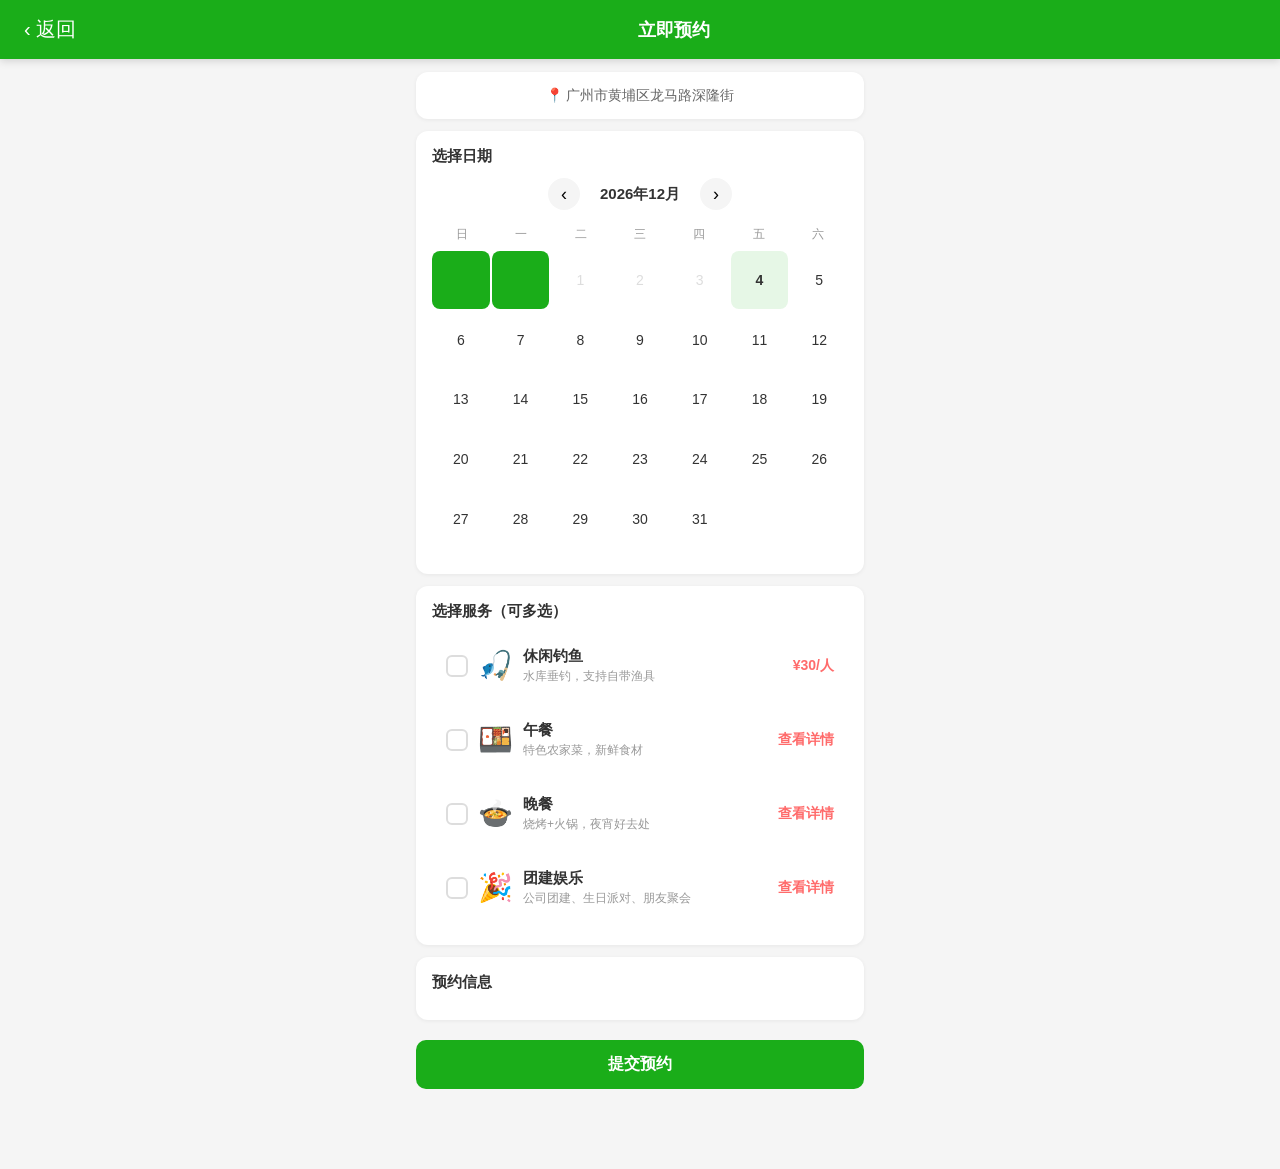
<file: booking.html>
<!DOCTYPE html>
<html lang="zh-CN">
<head>
<meta charset="UTF-8">
<meta name="viewport" content="width=device-width,initial-scale=1,maximum-scale=1,user-scalable=no">
<title>立即预约 - 农庄预约</title>
<link rel="stylesheet" href="css/style.css">
</head>
<body>

<!-- 导航栏 -->
<nav class="navbar">
  <button class="nav-btn" onclick="history.back()" style="background:transparent;font-size:20px;padding:4px 8px;color:#fff;border:none;cursor:pointer;">‹ 返回</button>
  <div class="nav-title">立即预约</div>
  <div class="nav-right"></div>
</nav>

<div class="container" style="margin-top:56px;">

  <!-- 农庄地址 -->
  <div class="calendar-card" style="text-align:center;padding:14px;">
    <span style="font-size:14px;color:#666;">📍 广州市黄埔区龙马路深隆街</span>
  </div>

  <!-- 日期选择 -->
  <div class="calendar-card">
    <div class="section-title">选择日期</div>
    <div class="month-nav">
      <button class="month-btn" onclick="prevMonth()">‹</button>
      <div class="month-text" id="monthText"></div>
      <button class="month-btn" onclick="nextMonth()">›</button>
    </div>
    <div class="week-row">
      <div class="week-cell">日</div>
      <div class="week-cell">一</div>
      <div class="week-cell">二</div>
      <div class="week-cell">三</div>
      <div class="week-cell">四</div>
      <div class="week-cell">五</div>
      <div class="week-cell">六</div>
    </div>
    <div class="days-grid" id="daysGrid"></div>
    <div id="selectedDateText" style="margin-top:10px;font-size:14px;color:#1aad19;font-weight:600;"></div>
  </div>

  <!-- 服务多选 -->
  <div class="calendar-card">
    <div class="section-title">选择服务（可多选）</div>
    <div id="serviceOptions"></div>
  </div>

  <!-- 场地图片 -->
  <div class="calendar-card" id="fishingImgCard" style="display:none;">
    <div class="section-title" id="fishingImgTitle">场地图片</div>
    <div id="fishingImgList" style="display:flex;gap:10px;overflow-x:auto;padding:4px 0 8px 0;"></div>
  </div>

  <!-- 菜单展示 -->
  <div class="calendar-card" id="menuCard" style="display:none;">
    <div id="menuContent"></div>
  </div>

  <!-- 预约信息 -->
  <div class="calendar-card">
    <div class="section-title">预约信息</div>
    <div class="form-group" id="fishingPeopleGroup" style="display:none;">
      <label class="required" style="color:#fa8c16;">🎣 钓鱼/团建人数</label>
      <div class="stepper">
        <button class="stepper-btn" onclick="changePeople(-1)">−</button>
        <input class="stepper-input" type="text" id="peopleCount" value="1" readonly>
        <button class="stepper-btn" onclick="changePeople(1)">+</button>
      </div>
    </div>
    <div class="form-group" id="bookerNameGroup" style="display:none;">
      <label class="required">预约人</label>
      <input type="text" id="bookerName" placeholder="请输入姓名" style="width:100%;padding:10px 12px;border:1px solid #e0e0e0;border-radius:8px;font-size:14px;outline:none;">
    </div>
    <div id="priceDetail"></div>
  </div>

  <button class="btn-primary" id="submitBtn" style="margin-top:8px;" onclick="onSubmit()">提交预约</button>
  <button class="btn-secondary" id="shareBtn" style="margin-top:8px;width:100%;display:none;" onclick="shareBooking()">分享此预约链接给朋友</button>
</div>

<!-- 分享弹窗 -->
<div id="shareBkModal" style="display:none;position:fixed;inset:0;background:rgba(0,0,0,0.5);z-index:999;align-items:center;justify-content:center;">
  <div style="background:#fff;border-radius:16px;padding:24px;max-width:380px;width:90%;position:relative;">
    <div style="font-size:17px;font-weight:700;margin-bottom:16px;">分享预约链接</div>
    <div style="margin-bottom:12px;">
      <div style="font-size:13px;color:#999;margin-bottom:6px;">复制链接发给朋友，他们打开可预约相同服务</div>
      <input id="shareBkInput" type="text" style="width:100%;padding:10px 12px;border:1px solid #e0e0e0;border-radius:8px;font-size:13px;box-sizing:border-box;" readonly>
    </div>
    <button class="btn-primary" style="width:100%;margin-bottom:8px;" onclick="copyShareBk()">复制链接</button>
    <button class="btn-secondary" style="width:100%;" onclick="document.getElementById('shareBkModal').style.display='none'">取消</button>
  </div>
</div>

<script src="js/data.js"></script>
<script>
var state = {
  year: new Date().getFullYear(),
  month: new Date().getMonth() + 1,
  selectedDate: '',
  selectedServices: [],
  selectedMenuItems: [],
  peopleCount: 1,
  bookerName: '',
  menuItemsFlat: [],
  isShared: false
};

function init() {
  buildCalendar();
  renderServices();

  var params = new URLSearchParams(location.search);
  var shareServices = params.get('services');
  var isShare = params.get('share') === '1';

  if (shareServices) {
    var ids = shareServices.split(',');
    var allSvcs = getServices();
    var validIds = ids.filter(function(id) {
      return allSvcs.some(function(s) { return s.id === id; });
    });
    if (validIds.length > 0) {
      state.selectedServices = validIds;
      state.isShared = isShare;
      renderServices();
      onServiceChange();
      if (isShare) {
        document.getElementById('shareBtn').style.display = 'block';
        var note = document.createElement('div');
        note.style.cssText = 'background:#e6f7e6;color:#52c41a;padding:10px 14px;border-radius:8px;font-size:13px;margin-bottom:12px;';
        note.innerHTML = '📌 这是分享的预约链接，请选择日期并提交预约';
        document.querySelector('.container').insertBefore(note, document.querySelector('.container').children[1]);
      }
    }
  }

  if (state.selectedServices.length === 0) {
    var pre = localStorage.getItem('preSelectService');
    if (pre) {
      state.selectedServices = [pre];
      localStorage.removeItem('preSelectService');
      renderServices();
      onServiceChange();
    }
  }
  calcPrice();
}

// 分享
function shareBooking() {
  var base = location.origin + location.pathname;
  var params = '?services=' + encodeURIComponent(state.selectedServices.join(',')) + '&share=1';
  var url = base + params;
  document.getElementById('shareBkInput').value = url;
  document.getElementById('shareBkModal').style.display = 'flex';
}
function copyShareBk() {
  var input = document.getElementById('shareBkInput');
  input.select();
  document.execCommand('copy');
  alert('链接已复制！');
}

// ============ 日历 ============
function buildCalendar() {
  var year = state.year, month = state.month;
  document.getElementById('monthText').textContent = year + '年' + month + '月';
  var days = [];
  var firstDay = new Date(year, month - 1, 1).getDay();
  var daysInMonth = new Date(year, month, 0).getDate();
  var now = new Date();
  var maxDate = new Date(now.getFullYear() + 3, now.getMonth(), now.getDate());
  for (var i = 0; i < firstDay; i++) days.push({ day: '', fullDate: '', disabled: true });
  for (var d = 1; d <= daysInMonth; d++) {
    var date = new Date(year, month - 1, d);
    var mm = String(month).padStart(2, '0');
    var dd = String(d).padStart(2, '0');
    var fullDate = year + '-' + mm + '-' + dd;
    var isToday = date.getFullYear() === now.getFullYear() && date.getMonth() === now.getMonth() && date.getDate() === now.getDate();
    var disabled = date < new Date(now.getFullYear(), now.getMonth(), now.getDate()) || date > maxDate;
    days.push({ day: d, fullDate: fullDate, isToday: isToday, disabled: disabled });
  }
  var grid = document.getElementById('daysGrid');
  var html = '';
  days.forEach(function(day) {
    var cls = 'day-cell';
    if (day.disabled) cls += ' disabled';
    if (day.isToday) cls += ' today';
    if (day.fullDate === state.selectedDate) cls += ' selected';
    html += '<div class="' + cls + '" ' + (day.fullDate && !day.disabled ? 'onclick="selectDate(\'' + day.fullDate + '\')"' : '') + '><span>' + (day.day || '') + '</span></div>';
  });
  grid.innerHTML = html;
}

function prevMonth() {
  state.month--;
  if (state.month < 1) { state.month = 12; state.year--; }
  var now = new Date();
  if (state.year < now.getFullYear() || (state.year === now.getFullYear() && state.month < now.getMonth() + 1)) { state.month = now.getMonth() + 1; state.year = now.getFullYear(); alert('不能选择更早的月份'); return; }
  buildCalendar();
}
function nextMonth() {
  state.month++;
  if (state.month > 12) { state.month = 1; state.year++; }
  var now = new Date();
  if (state.year > now.getFullYear() + 3) { state.year = now.getFullYear() + 3; state.month = 12; alert('最多预约3年内'); return; }
  buildCalendar();
}
function selectDate(date) { state.selectedDate = date; document.getElementById('selectedDateText').textContent = '已选：' + date; buildCalendar(); calcPrice(); }

// ============ 服务多选 ============
function renderServices() {
  var services = getServices();
  var html = '';
  services.forEach(function(svc) {
    var checked = state.selectedServices.indexOf(svc.id) > -1;
    var cls = 'service-option' + (checked ? ' active' : '');
    html += '<div class="' + cls + '" onclick="toggleService(\'' + svc.id + '\')">';
    html += '  <div class="option-left">';
    html += '    <div class="check-box ' + (checked ? 'checked' : '') + '"><span style="color:#fff;font-size:14px;' + (checked ? '' : 'display:none;') + '">✓</span></div>';
    html += '    <span class="option-icon">' + (svc.icon || '') + '</span>';
    html += '    <div class="option-info"><span class="option-name">' + svc.name + '</span><span class="option-desc">' + (svc.desc || '') + '</span></div>';
    html += '  </div>';
    html += '  <div class="option-right">' + (svc.price > 0 ? '¥' + svc.price + '/' + (svc.unit || '') : '查看详情') + '</div>';
    html += '</div>';
  });
  document.getElementById('serviceOptions').innerHTML = html;
}

function toggleService(id) {
  var idx = state.selectedServices.indexOf(id);
  if (idx > -1) state.selectedServices.splice(idx, 1);
  else state.selectedServices.push(id);
  renderServices();
  onServiceChange();
}

function onServiceChange() {
  // 场地图片
  var fishingImgs = [];
  var fishingTitle = '';
  state.selectedServices.forEach(function(s) {
    var svc = getServiceById(s);
    if (svc && svc.images && svc.images.length > 0) {
      fishingImgs = fishingImgs.concat(svc.images);
      if (!fishingTitle) fishingTitle = svc.name + ' · 场地图片';
    }
  });
  var imgCard = document.getElementById('fishingImgCard');
  if (fishingImgs.length > 0) {
    imgCard.style.display = 'block';
    document.getElementById('fishingImgTitle').textContent = fishingTitle || '场地图片';
    var imgHtml = '';
    fishingImgs.forEach(function(url) {
      imgHtml += '<img src="' + url + '" style="width:160px;height:120px;object-fit:cover;border-radius:8px;flex-shrink:0;cursor:pointer;" onclick="previewImage(\'' + url.replace(/'/g, "\\'") + '\',' + JSON.stringify(fishingImgs).replace(/"/g, '&quot;') + ')">';
    });
    document.getElementById('fishingImgList').innerHTML = imgHtml;
  } else {
    imgCard.style.display = 'none';
  }

  // 菜单
  buildMenuItems();
  renderMenu();

  // 人数
  var showFishing = state.selectedServices.indexOf('fishing') > -1 || state.selectedServices.indexOf('team') > -1;
  document.getElementById('fishingPeopleGroup').style.display = showFishing ? 'block' : 'none';
  if (!showFishing) state.peopleCount = 0;
  if (showFishing && state.peopleCount < 1) state.peopleCount = 1;
  document.getElementById('peopleCount').value = state.peopleCount;

  // 预约人
  var hasNonFishing = state.selectedServices.some(function(s) { return s !== 'fishing'; });
  document.getElementById('bookerNameGroup').style.display = hasNonFishing ? 'block' : 'none';

  calcPrice();
}

// ============ 菜单 ============
function buildMenuItems() {
  var allServices = getServices();
  var items = [];
  state.selectedServices.forEach(function(svcId) {
    var svc = allServices.find(function(s) { return s.id === svcId; });
    if (!svc || !svc.menuCategories) return;
    svc.menuCategories.forEach(function(cat, ci) {
      (cat.items || []).forEach(function(item, ii) {
        items.push({
          svcName: svc.name,
          svcId: svcId,
          catName: cat.name,
          name: item.name,
          desc: item.desc,
          price: parseFloat(item.price) || 0,
          image: item.image || '',
          mode: item.mode || 'dish',
          unit: item.unit || '',
          qty: 1,
          checked: false
        });
      });
    });
  });
  state.menuItemsFlat = items;
}

function renderMenu() {
  if (state.menuItemsFlat.length === 0) { document.getElementById('menuCard').style.display = 'none'; return; }
  document.getElementById('menuCard').style.display = 'block';
  var groups = {};
  state.menuItemsFlat.forEach(function(item, idx) {
    if (!groups[item.svcId]) groups[item.svcId] = { name: item.svcName, items: [] };
    groups[item.svcId].items.push({ item: item, idx: idx });
  });
  var html = '';
  Object.keys(groups).forEach(function(sid) {
    var g = groups[sid];
    html += '<div style="margin-bottom:16px;"><div class="section-title">' + g.name + ' · 可选内容</div>';
    g.items.forEach(function(entry) {
      var item = entry.item;
      var idx = entry.idx;
      var cls = 'service-option' + (item.checked ? ' active' : '');
      html += '<div class="' + cls + '" style="margin-bottom:6px;" onclick="toggleMenuItem(' + idx + ')">';
      html += '  <div class="option-left">';
      html += '    <div class="check-box ' + (item.checked ? 'checked' : '') + '"><span style="color:#fff;font-size:14px;' + (item.checked ? '' : 'display:none;') + '">✓</span></div>';
      if (item.image) html += '    <img src="' + item.image + '" style="width:48px;height:48px;object-fit:cover;border-radius:8px;">';
      html += '    <div class="option-info"><span class="option-name">' + item.name + '</span>' + (item.desc ? '<span class="option-desc">' + item.desc + '</span>' : '') + '</div>';
      html += '  </div>';
      html += '  <div class="option-right" style="display:flex;align-items:center;gap:8px;">';
      html += '    <span>¥' + item.price + (item.unit ? '/' + item.unit : '') + '</span>';
      if (item.checked && item.mode === 'per_unit') {
        html += '    <div class="stepper" style="margin-left:4px;" onclick="event.stopPropagation()">';
        html += '      <button class="stepper-btn" onclick="changeMenuQty(' + idx + ',-1)">−</button>';
        html += '      <input class="stepper-input" type="text" value="' + item.qty + '" style="width:36px;text-align:center;border:none;background:transparent;">';
        html += '      <button class="stepper-btn" onclick="changeMenuQty(' + idx + ',1)">+</button>';
        html += '    </div>';
      }
      html += '  </div>';
      html += '</div>';
    });
    html += '</div>';
  });
  document.getElementById('menuContent').innerHTML = html;
}

function toggleMenuItem(idx) {
  state.menuItemsFlat[idx].checked = !state.menuItemsFlat[idx].checked;
  renderMenu();
  calcPrice();
}

function changeMenuQty(idx, delta) {
  var item = state.menuItemsFlat[idx];
  item.qty = Math.max(1, Math.min(99, item.qty + delta));
  renderMenu();
  calcPrice();
}

// ============ 人数 ============
function changePeople(delta) {
  state.peopleCount = Math.max(1, Math.min(99, state.peopleCount + delta));
  document.getElementById('peopleCount').value = state.peopleCount;
  calcPrice();
}

// ============ 计价 ============
function calcPrice() {
  var selectedServices = state.selectedServices;
  var peopleCount = state.peopleCount;
  var menuItems = state.menuItemsFlat;
  if (selectedServices.length === 0) { document.getElementById('priceDetail').innerHTML = ''; return; }

  var rawTotal = 0;
  var serviceNames = [];

  selectedServices.forEach(function(sId) {
    var svc = getServiceById(sId);
    if (!svc) return;
    serviceNames.push(svc.name);
    if (sId === 'fishing') {
      rawTotal += (svc.price || 30) * peopleCount;
    } else {
      var checkedItems = menuItems.filter(function(m) { return m.svcId === sId && m.checked; });
      if (checkedItems.length > 0) {
        var dishTotal = 0, otherTotal = 0;
        checkedItems.forEach(function(item) {
          if (item.mode === 'dish') dishTotal += item.price;
          else if (item.mode === 'per_person') otherTotal += item.price * peopleCount;
          else if (item.mode === 'per_unit') otherTotal += item.price * item.qty;
        });
        if (dishTotal > 0) {
          var tables = Math.ceil(peopleCount / 10) || 1;
          rawTotal += dishTotal * tables;
        }
        rawTotal += otherTotal;
      }
    }
  });

  var discount = calcDiscount(rawTotal, selectedServices);
  var totalPrice = Math.max(0, rawTotal - discount.discountAmount);

  var html = '<div style="padding-top:8px;">';
  html += '<div style="display:flex;justify-content:space-between;padding:6px 0;font-size:14px;color:#666;"><span>服务项目</span><span>' + serviceNames.join(' + ') + '</span></div>';
  if (peopleCount > 0 && (selectedServices.indexOf('fishing') > -1 || selectedServices.indexOf('team') > -1)) {
    html += '<div style="display:flex;justify-content:space-between;padding:6px 0;font-size:14px;color:#666;"><span>人数</span><span>' + peopleCount + '人</span></div>';
  }
  if (discount.discountAmount > 0) {
    html += '<div style="display:flex;justify-content:space-between;padding:6px 0;font-size:14px;color:#52c41a;"><span>优惠（' + discount.discountLabel + '）</span><span>-¥' + discount.discountAmount + '</span></div>';
  }
  html += '<div style="display:flex;justify-content:space-between;padding-top:10px;border-top:1px solid #f0f0f0;margin-top:6px;font-size:16px;font-weight:700;"><span>合计</span><span style="color:#ff6b6b;font-size:20px;">¥' + totalPrice + '</span></div>';
  html += '</div>';
  document.getElementById('priceDetail').innerHTML = html;
}

// ============ 提交 ============
function onSubmit() {
  if (!state.selectedDate) { alert('请选择日期'); return; }
  if (state.selectedServices.length === 0) { alert('请选择服务'); return; }
  var showFishing = state.selectedServices.indexOf('fishing') > -1 || state.selectedServices.indexOf('team') > -1;
  if (showFishing && state.peopleCount < 1) { alert('请输入人数'); return; }
  var hasNonFishing = state.selectedServices.some(function(s) { return s !== 'fishing'; });
  var bookerName = document.getElementById('bookerName').value.trim();
  if (hasNonFishing && !bookerName) { alert('请填写预约人姓名'); return; }
  // 检查菜品
  var needMenu = ['lunch', 'dinner', 'team'];
  for (var i = 0; i < needMenu.length; i++) {
    if (state.selectedServices.indexOf(needMenu[i]) > -1) {
      var checked = state.menuItemsFlat.filter(function(m) { return m.svcId === needMenu[i] && m.checked; });
      if (checked.length === 0) {
        var svc = getServiceById(needMenu[i]);
        alert((svc ? svc.name : '服务') + '请至少选择一项');
        return;
      }
    }
  }

  var selectedMenu = state.menuItemsFlat.filter(function(m) { return m.checked; }).map(function(m) {
    return { name: m.name, price: m.price, serviceId: m.svcId, mode: m.mode, unit: m.unit, qty: m.mode === 'per_unit' ? m.qty : undefined };
  });

  var booking = {
    id: '',
    date: state.selectedDate,
    serviceIds: state.selectedServices,
    serviceNames: state.selectedServices.map(function(sId) {
      var s = getServiceById(sId); return s ? s.name : sId;
    }),
    peopleCount: state.peopleCount,
    bookerName: bookerName,
    selectedMenu: selectedMenu,
    rawTotalPrice: 0,
    discountAmount: 0,
    discountLabel: '',
    totalPrice: 0,
    priceNote: '',
    status: '待付款',
    paid: false,
    createTime: ''
  };

  // 重新计算价格
  var rawTotal = 0;
  state.selectedServices.forEach(function(sId) {
    var svc = getServiceById(sId);
    if (!svc) return;
    if (sId === 'fishing') rawTotal += (svc.price || 30) * state.peopleCount;
    else {
      var checkedItems = state.menuItemsFlat.filter(function(m) { return m.svcId === sId && m.checked; });
      var dishTotal = 0, otherTotal = 0;
      checkedItems.forEach(function(item) {
        if (item.mode === 'dish') dishTotal += item.price;
        else if (item.mode === 'per_person') otherTotal += item.price * state.peopleCount;
        else if (item.mode === 'per_unit') otherTotal += item.price * item.qty;
      });
      if (dishTotal > 0) { var tables = Math.ceil(state.peopleCount / 10) || 1; rawTotal += dishTotal * tables; }
      rawTotal += otherTotal;
    }
  });
  var discount = calcDiscount(rawTotal, state.selectedServices);
  var totalPrice = Math.max(0, rawTotal - discount.discountAmount);

  booking.rawTotalPrice = rawTotal;
  booking.discountAmount = discount.discountAmount;
  booking.discountLabel = discount.discountLabel;
  booking.totalPrice = totalPrice;
  booking.priceNote = totalPrice === 0 ? '价格面议' : '¥' + totalPrice;

  addBooking(booking);
  alert('预约成功！请扫码付款');
  location.href = 'payment.html?id=' + encodeURIComponent(booking.id);
}

// ============ 图片预览 ============
function previewImage(current, urls) {
  var mask = document.createElement('div');
  mask.style.cssText = 'position:fixed;top:0;left:0;right:0;bottom:0;background:rgba(0,0,0,0.9);z-index:999;display:flex;align-items:center;justify-content:center;cursor:pointer;';
  var img = document.createElement('img');
  img.src = current;
  img.style.cssText = 'max-width:95%;max-height:90%;object-fit:contain;border-radius:8px;';
  mask.appendChild(img);
  mask.onclick = function() { document.body.removeChild(mask); };
  document.body.appendChild(mask);
}

loadFromCloud(function() { init(); });
</script>
</body>
</html>
</file>
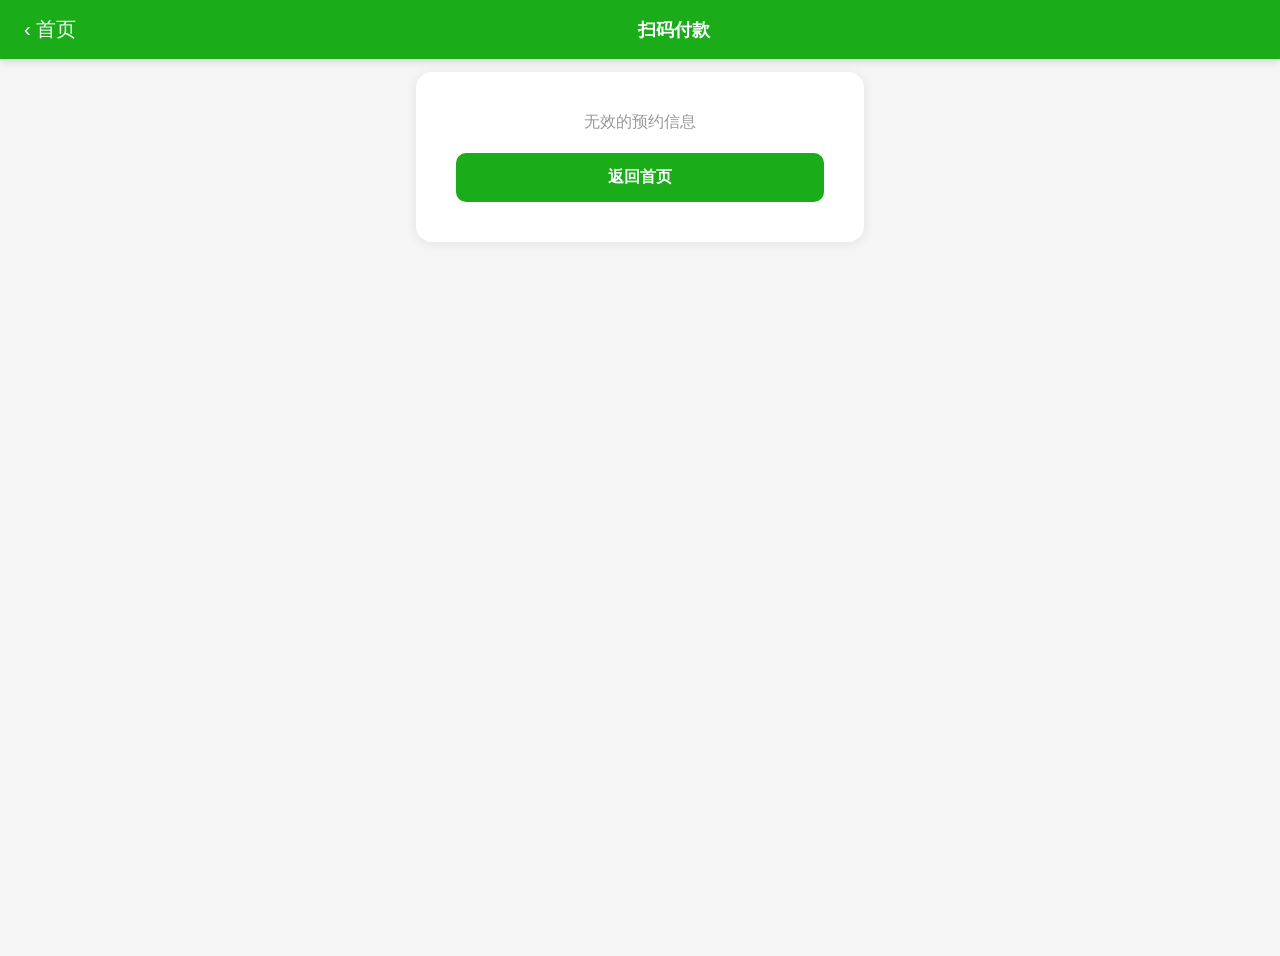
<file: payment.html>
<!DOCTYPE html>
<html lang="zh-CN">
<head>
<meta charset="UTF-8">
<meta name="viewport" content="width=device-width,initial-scale=1,maximum-scale=1,user-scalable=no">
<title>扫码付款 - 农庄预约</title>
<link rel="stylesheet" href="css/style.css">
<style>
.payment-container { max-width: 480px; margin: 0 auto; padding: 16px; }
.payment-card {
  background: #fff;
  border-radius: 16px;
  padding: 24px;
  margin-bottom: 16px;
  box-shadow: 0 2px 12px rgba(0,0,0,0.08);
}
.payment-title {
  font-size: 18px;
  font-weight: 700;
  text-align: center;
  margin-bottom: 20px;
  color: #333;
}
.booking-info {
  background: #f8f9fa;
  border-radius: 12px;
  padding: 16px;
  margin-bottom: 20px;
}
.info-row {
  display: flex;
  justify-content: space-between;
  padding: 8px 0;
  font-size: 14px;
  border-bottom: 1px solid #eee;
}
.info-row:last-child { border-bottom: none; }
.info-label { color: #666; }
.info-value { color: #333; font-weight: 500; }
.amount-section {
  text-align: center;
  padding: 20px 0;
}
.amount-label {
  font-size: 14px;
  color: #666;
  margin-bottom: 8px;
}
.amount-value {
  font-size: 36px;
  font-weight: 700;
  color: #ff6b6b;
}
.qr-section {
  text-align: center;
  padding: 20px 0;
}
.qr-code {
  width: 240px;
  height: 240px;
  object-fit: contain;
  border-radius: 12px;
  border: 2px solid #eee;
}
.qr-tip {
  font-size: 14px;
  color: #666;
  margin-top: 12px;
}
.status-badge {
  display: inline-block;
  padding: 6px 16px;
  border-radius: 20px;
  font-size: 13px;
  font-weight: 500;
}
.status-unpaid {
  background: #fff2f0;
  color: #ff4d4f;
}
.status-paid {
  background: #f6ffed;
  color: #52c41a;
}
.action-btns {
  display: flex;
  gap: 12px;
  margin-top: 20px;
}
.action-btns button {
  flex: 1;
}
</style>
</head>
<body>

<!-- 导航栏 -->
<nav class="navbar">
  <button class="nav-btn" onclick="location.href='index.html'" style="background:transparent;font-size:20px;padding:4px 8px;color:#fff;border:none;cursor:pointer;">‹ 首页</button>
  <div class="nav-title">扫码付款</div>
  <div class="nav-right"></div>
</nav>

<div class="payment-container" style="margin-top:56px;">

  <!-- 付款状态 -->
  <div class="payment-card">
    <div class="payment-title">
      <span id="statusBadge" class="status-badge status-unpaid">待付款</span>
    </div>

    <!-- 预约信息 -->
    <div class="booking-info" id="bookingInfo">
      <div class="info-row">
        <span class="info-label">预约编号</span>
        <span class="info-value" id="bkId">-</span>
      </div>
      <div class="info-row">
        <span class="info-label">预约日期</span>
        <span class="info-value" id="bkDate">-</span>
      </div>
      <div class="info-row">
        <span class="info-label">服务项目</span>
        <span class="info-value" id="bkServices">-</span>
      </div>
      <div class="info-row">
        <span class="info-label">人数</span>
        <span class="info-value" id="bkPeople">-</span>
      </div>
      <div class="info-row" id="discountRow" style="display:none;">
        <span class="info-label">优惠</span>
        <span class="info-value" style="color:#52c41a;" id="bkDiscount">-</span>
      </div>
    </div>

    <!-- 金额 -->
    <div class="amount-section">
      <div class="amount-label">应付金额</div>
      <div class="amount-value" id="bkAmount">¥0</div>
    </div>

    <!-- 二维码 -->
    <div class="qr-section">
      <img class="qr-code" id="paymentQr" src="images/payment_qr.png?v=2" alt="付款二维码" onerror="this.style.display='none';document.getElementById('qrPlaceholder').style.display='block';">
      <div id="qrPlaceholder" style="display:none;width:240px;height:240px;margin:0 auto;background:#f5f5f5;border-radius:12px;display:flex;align-items:center;justify-content:center;color:#999;font-size:14px;border:2px dashed #ddd;">
        付款码未配置
      </div>
      <div class="qr-tip">请使用微信或支付宝扫码付款</div>
    </div>

    <!-- 操作按钮 -->
    <div class="action-btns">
      <button class="btn-secondary" onclick="location.href='index.html'">返回首页</button>
      <button class="btn-primary" onclick="checkPayment()">我已付款</button>
    </div>
  </div>

</div>

<script src="js/data.js"></script>
<script>
function init() {
  var params = new URLSearchParams(location.search);
  var bookingId = params.get('id');

  if (!bookingId) {
    document.querySelector('.payment-container').innerHTML =
      '<div class="payment-card" style="text-align:center;padding:40px;">' +
      '<div style="font-size:16px;color:#999;">无效的预约信息</div>' +
      '<button class="btn-primary" style="margin-top:20px;" onclick="location.href=\'index.html\'">返回首页</button>' +
      '</div>';
    return;
  }

  var bookings = getBookings();
  var booking = bookings.find(function(b) { return b.id === bookingId; });

  if (!booking) {
    document.querySelector('.payment-container').innerHTML =
      '<div class="payment-card" style="text-align:center;padding:40px;">' +
      '<div style="font-size:16px;color:#999;">未找到预约记录</div>' +
      '<button class="btn-primary" style="margin-top:20px;" onclick="location.href=\'index.html\'">返回首页</button>' +
      '</div>';
    return;
  }

  // 填充信息
  document.getElementById('bkId').textContent = booking.id;
  document.getElementById('bkDate').textContent = booking.date;
  document.getElementById('bkServices').textContent = (booking.serviceNames || []).join(' + ');
  document.getElementById('bkPeople').textContent = (booking.peopleCount || 0) + '人';

  if (booking.discountAmount > 0) {
    document.getElementById('discountRow').style.display = 'flex';
    document.getElementById('bkDiscount').textContent = booking.discountLabel + ' -¥' + booking.discountAmount;
  }

  document.getElementById('bkAmount').textContent = '¥' + booking.totalPrice;

  // 更新状态显示
  if (booking.paid || booking.status === '已付款') {
    document.getElementById('statusBadge').textContent = '已付款';
    document.getElementById('statusBadge').className = 'status-badge status-paid';
    document.querySelector('.qr-tip').textContent = '付款已完成，谢谢！';
    document.getElementById('paymentQr').style.opacity = '0.3';
  }
}

function checkPayment() {
  var params = new URLSearchParams(location.search);
  var bookingId = params.get('id');
  if (!bookingId) return;

  var bookings = getBookings();
  var booking = bookings.find(function(b) { return b.id === bookingId; });
  if (!booking) return;

  // 标记为已付款（实际应由后台确认，这里先本地标记）
  booking.status = '已付款';
  booking.paid = true;
  saveBookings(bookings);

  alert('已标记为付款完成！');
  location.reload();
}

// 从云端拉取最新数据后初始化
loadFromCloud(function() {
  init();
});
</script>

</body>
</html>
</file>
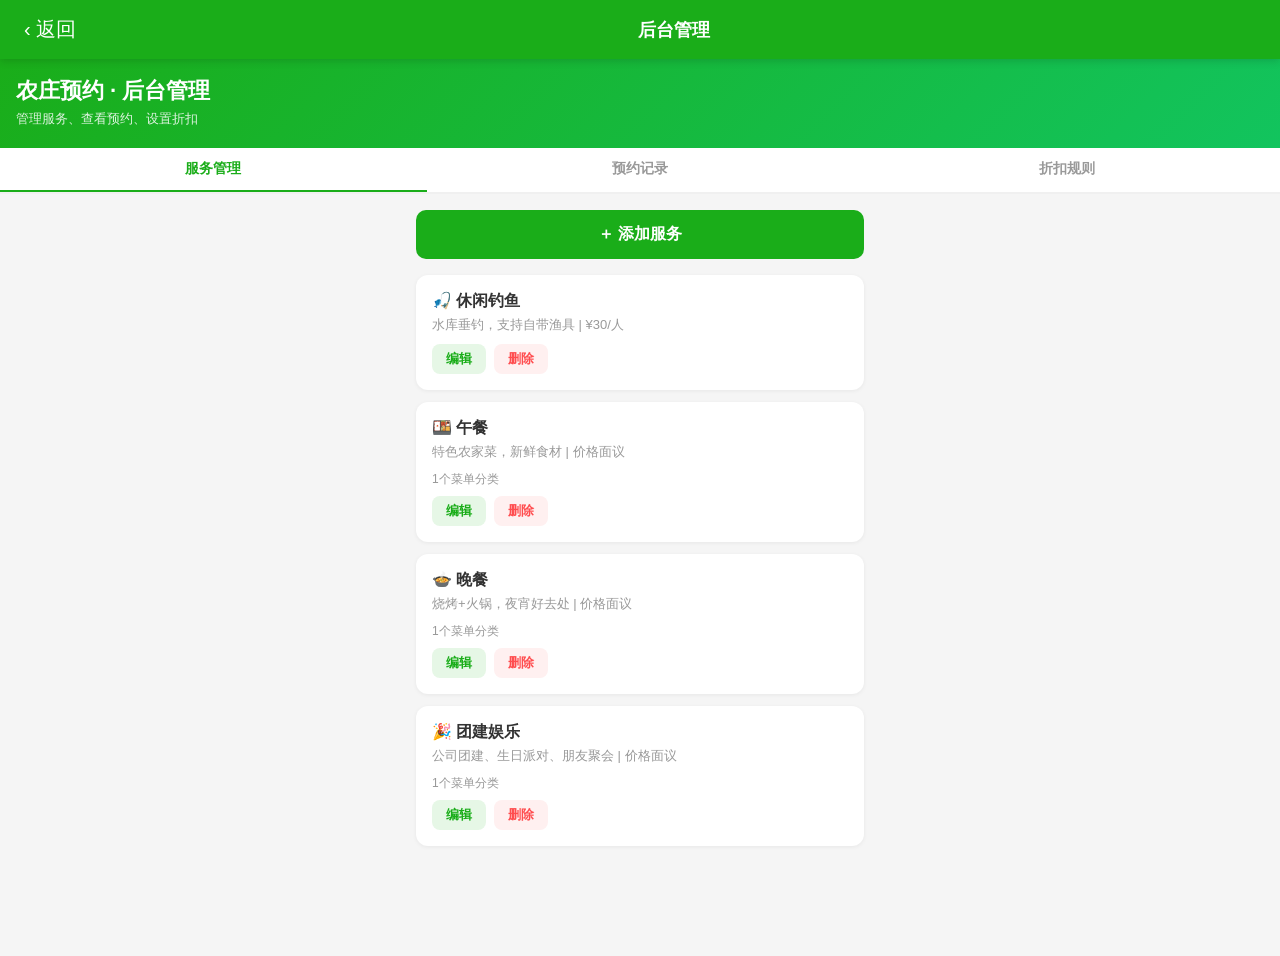
<file: booking-web/admin.html>
<!DOCTYPE html>
<html lang="zh-CN">
<head>
<meta charset="UTF-8">
<meta name="viewport" content="width=device-width,initial-scale=1,maximum-scale=1,user-scalable=no">
<title>后台管理 - 农庄预约</title>
<link rel="stylesheet" href="css/style.css">
</head>
<body>

<!-- 导航栏 -->
<nav class="navbar">
  <button class="nav-btn" onclick="location.href='index.html'" style="background:transparent;font-size:20px;padding:4px 8px;color:#fff;border:none;cursor:pointer;">‹ 返回</button>
  <div class="nav-title">后台管理</div>
  <div class="nav-right"></div>
</nav>

<!-- 手机管理提示 -->
<div id="mobileTip" style="display:none;background:#e6f7ff;color:#1890ff;padding:10px 16px;font-size:13px;border-radius:0 0 12px 12px;">
  📱 已适配手机管理 · <a href="javascript:;" onclick="showMobileMenu()" style="color:#1890ff;text-decoration:underline;">切换功能</a>
</div>

<!-- Header -->
<div class="admin-header" style="margin-top:56px;">
  <h2>农庄预约 · 后台管理</h2>
  <p>管理服务、查看预约、设置折扣</p>
</div>

<!-- 标签栏 -->
<div class="admin-tabs">
  <div class="admin-tab active" data-tab="services-tab" onclick="switchTab('services-tab',this)">服务管理</div>
  <div class="admin-tab" data-tab="bookings-tab" onclick="switchTab('bookings-tab',this)">预约记录</div>
  <div class="admin-tab" data-tab="discount-tab" onclick="switchTab('discount-tab',this)">折扣规则</div>
</div>

<div class="container" style="padding-top:16px;">

  <!-- 服务管理 -->
  <div id="services-tab">
    <button class="btn-primary" style="margin-bottom:16px;" onclick="openServiceModal()">＋ 添加服务</button>
    <div id="adminServiceList"></div>
  </div>

  <!-- 预约记录 -->
  <div id="bookings-tab" style="display:none;">
    <div id="adminBookingList"></div>
  </div>

  <!-- 折扣规则 -->
  <div id="discount-tab" style="display:none;">
    <button class="btn-primary" style="margin-bottom:16px;" onclick="openDiscountModal()">＋ 添加折扣规则</button>
    <div id="discountList"></div>
  </div>

</div>

<!-- 服务编辑弹窗 -->
<div class="modal-mask" id="serviceModal" style="display:none;">
  <div class="modal-box" style="max-height:85vh;overflow-y:auto;">
    <div class="modal-title" id="serviceModalTitle">添加服务</div>
    <input type="hidden" id="editServiceId" value="">
    <div class="form-group">
      <label class="required">服务名称</label>
      <input type="text" id="svcName" placeholder="如：午餐">
    </div>
    <div class="form-group">
      <label class="required">图标（Emoji）</label>
      <input type="text" id="svcIcon" placeholder="如：🍱">
    </div>
    <div class="form-group">
      <label>描述</label>
      <input type="text" id="svcDesc" placeholder="简短描述">
    </div>
    <div class="form-group">
      <label>价格（0=价格面议）</label>
      <input type="number" id="svcPrice" value="0" min="0">
    </div>
    <div class="form-group">
      <label>单位</label>
      <input type="text" id="svcUnit" placeholder="如：人、桌、小时">
    </div>
    <!-- 场地图片 -->
    <div class="form-group">
      <label>场地图片（上传后压缩存储）</label>
      <div class="img-upload-area" id="svcImgUpload" onclick="document.getElementById('svcImgInput').click()">
        <span class="img-upload-add">＋</span>
      </div>
      <input type="file" id="svcImgInput" accept="image/*" multiple style="display:none;" onchange="uploadSvcImages(event)">
    </div>
    <!-- 菜单分类 -->
    <div class="form-group">
      <label>菜单分类（午餐/晚餐/团建需设置）</label>
      <div id="menuCategoriesEdit"></div>
      <button class="btn-outline" style="margin-top:8px;" onclick="addMenuCategory()">＋ 添加分类</button>
    </div>
    <div class="modal-actions">
      <button class="btn-outline" onclick="closeServiceModal()">取消</button>
      <button class="btn-primary" onclick="saveService()">保存</button>
    </div>
  </div>
</div>

<!-- 折扣规则弹窗 -->
<div class="modal-mask" id="discountModal" style="display:none;">
  <div class="modal-box">
    <div class="modal-title">添加折扣规则</div>
    <input type="hidden" id="editDiscountId" value="">
    <div class="form-group">
      <label class="required">最低消费金额（元）</label>
      <input type="number" id="discMinAmount" value="0" min="0" placeholder="0=不限">
    </div>
    <div class="form-group">
      <label class="required">折扣（%）</label>
      <input type="number" id="discPercent" value="90" min="1" max="100" placeholder="90=9折">
      <small style="color:#999;">90=9折，80=8折，100=无折扣</small>
    </div>
    <div class="form-group">
      <label>适用服务（留空=全部）</label>
      <select id="discApplyTo" style="width:100%;padding:8px 12px;border:1px solid #e0e0e0;border-radius:8px;">
        <option value="">全部服务</option>
      </select>
    </div>
    <div class="form-group">
      <label>
        <input type="checkbox" id="discEnabled" checked> 启用
      </label>
    </div>
    <div class="modal-actions">
      <button class="btn-outline" onclick="closeDiscountModal()">取消</button>
      <button class="btn-primary" onclick="saveDiscount()">保存</button>
    </div>
  </div>
</div>

<script src="js/data.js"></script>
<script>
// ============ Tab 切换 ============
function switchTab(tabId, el) {
  document.querySelectorAll('.admin-tab').forEach(function(t) { t.classList.remove('active'); });
  el.classList.add('active');
  document.getElementById('services-tab').style.display = 'none';
  document.getElementById('bookings-tab').style.display = 'none';
  document.getElementById('discount-tab').style.display = 'none';
  document.getElementById(tabId).style.display = 'block';
  if (tabId === 'bookings-tab') renderBookings();
  if (tabId === 'discount-tab') renderDiscounts();
}

// ============ 服务列表 ============
function renderAdminServices() {
  var services = getServices();
  var html = '';
  services.forEach(function(svc) {
    html += '<div class="admin-service-card">';
    html += '  <h4>' + (svc.icon || '') + ' ' + svc.name + '</h4>';
    html += '  <p>' + (svc.desc || '') + (svc.price > 0 ? ' | ¥' + svc.price + '/' + (svc.unit || '') : ' | 价格面议') + '</p>';
    html += '  <div style="font-size:12px;color:#999;margin-bottom:8px;">' + (svc.images && svc.images.length > 0 ? svc.images.length + '张场地图片 | ' : '') + (svc.menuCategories && svc.menuCategories.length > 0 ? svc.menuCategories.length + '个菜单分类' : '') + '</div>';
    html += '  <div class="admin-service-actions">';
    html += '    <button class="btn-sm btn-sm-edit" onclick="editService(\'' + svc.id + '\')">编辑</button>';
    html += '    <button class="btn-sm btn-sm-del" onclick="deleteService(\'' + svc.id + '\')">删除</button>';
    html += '  </div>';
    html += '</div>';
  });
  document.getElementById('adminServiceList').innerHTML = html || '<p style="text-align:center;color:#999;padding:40px 0;">暂无服务</p>';
}

// ============ 服务编辑弹窗 ============
var _editingSvc = null;

function openServiceModal(svcId) {
  document.getElementById('serviceModalTitle').textContent = svcId ? '编辑服务' : '添加服务';
  document.getElementById('editServiceId').value = svcId || '';
  document.getElementById('svcName').value = '';
  document.getElementById('svcIcon').value = '';
  document.getElementById('svcDesc').value = '';
  document.getElementById('svcPrice').value = '0';
  document.getElementById('svcUnit').value = '';
  document.getElementById('svcImgUpload').innerHTML = '<span class="img-upload-add">＋</span>';
  document.getElementById('menuCategoriesEdit').innerHTML = '';
  _editingSvc = null;

  if (svcId) {
    var svc = getServiceById(svcId);
    if (!svc) return;
    _editingSvc = JSON.parse(JSON.stringify(svc));
    document.getElementById('svcName').value = svc.name;
    document.getElementById('svcIcon').value = svc.icon || '';
    document.getElementById('svcDesc').value = svc.desc || '';
    document.getElementById('svcPrice').value = svc.price || 0;
    document.getElementById('svcUnit').value = svc.unit || '';
    // 渲染已有图片
    renderSvcImgThumbs(svc.images || []);
    // 渲染菜单分类
    if (svc.menuCategories) {
      svc.menuCategories.forEach(function(cat, ci) { addMenuCategoryFromData(cat, ci); });
    }
  } else {
    _editingSvc = { id: '', name: '', icon: '', desc: '', price: 0, unit: '', images: [], menuCategories: [] };
  }
  document.getElementById('serviceModal').style.display = 'flex';
}

function closeServiceModal() { document.getElementById('serviceModal').style.display = 'none'; }

function renderSvcImgThumbs(images) {
  var wrap = document.getElementById('svcImgUpload');
  var html = '';
  (images || []).forEach(function(url, i) {
    html += '<div class="img-thumb-wrap">';
    html += '  <img class="img-thumb" src="' + url + '">';
    html += '  <button class="img-thumb-del" onclick="removeSvcImg(' + i + ')">×</button>';
    html += '</div>';
  });
  html += '<span class="img-upload-add">＋</span>';
  wrap.innerHTML = html;
}

function removeSvcImg(idx) {
  if (!_editingSvc) return;
  _editingSvc.images.splice(idx, 1);
  renderSvcImgThumbs(_editingSvc.images);
}

function uploadSvcImages(e) {
  var files = e.target.files;
  if (!files || files.length === 0) return;
  var remaining = files.length;
  for (var i = 0; i < files.length; i++) {
    (function(file) {
      compressImage(file, 800, 0.6).then(function(base64) {
        if (!_editingSvc) return;
        if (!_editingSvc.images) _editingSvc.images = [];
        _editingSvc.images.push(base64);
        remaining--;
        if (remaining <= 0) renderSvcImgThumbs(_editingSvc.images);
      }).catch(function() { remaining--; });
    })(files[i]);
  }
  e.target.value = '';
}

// ============ 菜单分类编辑 ============
function addMenuCategoryFromData(cat, idx) {
  var wrap = document.getElementById('menuCategoriesEdit');
  var catIdx = wrap.children.length;
  var html = '<div class="admin-service-card" style="margin-bottom:8px;padding:12px;" data-cat-idx="' + catIdx + '">';
  html += '  <div style="display:flex;gap:8px;align-items:center;margin-bottom:8px;">';
  html += '    <input type="text" value="' + (cat.name || '') + '" placeholder="分类名称" style="flex:1;padding:6px 10px;border:1px solid #e0e0e0;border-radius:6px;font-size:13px;">';
  html += '    <button class="btn-sm btn-sm-del" onclick="this.parentElement.parentElement.remove()">删除分类</button>';
  html += '  </div>';
  html += '  <div class="cat-items" style="padding-left:8px;">';
  (cat.items || []).forEach(function(item, ii) {
    html += '<div style="display:flex;gap:6px;align-items:center;margin-bottom:6px;flex-wrap:wrap;">';
    html += '  <input type="text" value="' + (item.name || '') + '" placeholder="菜品名" style="width:80px;padding:4px 8px;border:1px solid #e0e0e0;border-radius:6px;font-size:12px;">';
    html += '  <input type="text" value="' + (item.desc || '') + '" placeholder="描述" style="width:80px;padding:4px 8px;border:1px solid #e0e0e0;border-radius:6px;font-size:12px;">';
    html += '  <input type="number" value="' + (item.price || 0) + '" placeholder="价格" style="width:60px;padding:4px 8px;border:1px solid #e0e0e0;border-radius:6px;font-size:12px;">';
    html += '  <select style="padding:4px 6px;border:1px solid #e0e0e0;border-radius:6px;font-size:12px;"><option value="dish"' + (item.mode === 'dish' ? ' selected' : '') + '>按桌</option><option value="per_person"' + (item.mode === 'per_person' ? ' selected' : '') + '>按人</option><option value="per_unit"' + (item.mode === 'per_unit' ? ' selected' : '') + '>按次</option></select>';
    html += '  <input type="text" value="' + (item.unit || '') + '" placeholder="单位" style="width:50px;padding:4px 8px;border:1px solid #e0e0e0;border-radius:6px;font-size:12px;">';
    html += '  <button class="btn-sm btn-sm-del" onclick="this.parentElement.remove()">×</button>';
    html += '</div>';
  });
  html += '  <button class="btn-sm btn-sm-edit" style="font-size:12px;padding:4px 10px;" onclick="addMenuItem(this)">＋ 添加菜品</button>';
  html += '</div></div>';
  wrap.insertAdjacentHTML('beforeend', html);
}

function addMenuCategory() {
  addMenuCategoryFromData({ name: '', items: [] }, 0);
}

function addMenuItem(btn) {
  var catDiv = btn.parentElement;
  var html = '<div style="display:flex;gap:6px;align-items:center;margin-bottom:6px;flex-wrap:wrap;">';
  html += '  <input type="text" placeholder="菜品名" style="width:80px;padding:4px 8px;border:1px solid #e0e0e0;border-radius:6px;font-size:12px;">';
  html += '  <input type="text" placeholder="描述" style="width:80px;padding:4px 8px;border:1px solid #e0e0e0;border-radius:6px;font-size:12px;">';
  html += '  <input type="number" placeholder="价格" style="width:60px;padding:4px 8px;border:1px solid #e0e0e0;border-radius:6px;font-size:12px;">';
  html += '  <select style="padding:4px 6px;border:1px solid #e0e0e0;border-radius:6px;font-size:12px;"><option value="dish">按桌</option><option value="per_person">按人</option><option value="per_unit">按次</option></select>';
  html += '  <input type="text" placeholder="单位" style="width:50px;padding:4px 8px;border:1px solid #e0e0e0;border-radius:6px;font-size:12px;">';
  html += '  <button class="btn-sm btn-sm-del" onclick="this.parentElement.remove()">×</button>';
  html += '</div>';
  catDiv.insertAdjacentHTML('beforeend', html);
}

// ============ 保存服务 ============
function saveService() {
  var name = document.getElementById('svcName').value.trim();
  if (!name) { alert('请填写服务名称'); return; }
  var services = getServices();
  var isEdit = !!document.getElementById('editServiceId').value;
  var svcId = isEdit ? document.getElementById('editServiceId').value : (name === '钓鱼' ? 'fishing' : name === '午餐' ? 'lunch' : name === '晚餐' ? 'dinner' : name === '团建' ? 'team' : ('svc_' + Date.now()));

  // 从 _editingSvc 或新建一个对象
  var svc;
  if (isEdit) {
    svc = services.find(function(s) { return s.id === svcId; }) || {};
  } else {
    svc = { id: svcId, images: [], menuCategories: [] };
    services.push(svc);
  }
  svc.name = name;
  svc.icon = document.getElementById('svcIcon').value || '📌';
  svc.desc = document.getElementById('svcDesc').value;
  svc.price = parseFloat(document.getElementById('svcPrice').value) || 0;
  svc.unit = document.getElementById('svcUnit').value;

  // 保存图片（如果是编辑模式，保留 _editingSvc.images）
  if (_editingSvc && _editingSvc.images) svc.images = _editingSvc.images;

  // 保存菜单分类
  svc.menuCategories = [];
  var catDivs = document.getElementById('menuCategoriesEdit').children;
  for (var ci = 0; ci < catDivs.length; ci++) {
    var catDiv = catDivs[ci];
    var catName = catDiv.querySelector('input[type=text]').value.trim();
    if (!catName) continue;
    var items = [];
    var itemDivs = catDiv.querySelectorAll('.cat-items > div');
    itemDivs.forEach(function(div) {
      var inputs = div.querySelectorAll('input');
      var selects = div.querySelectorAll('select');
      var itemName = inputs[0] ? inputs[0].value.trim() : '';
      if (!itemName) return;
      items.push({
        name: itemName,
        desc: inputs[1] ? inputs[1].value.trim() : '',
        price: parseFloat(inputs[2] ? inputs[2].value : 0) || 0,
        mode: selects[0] ? selects[0].value : 'dish',
        unit: inputs[3] ? inputs[3].value.trim() : ''
      });
    });
    svc.menuCategories.push({ name: catName, items: items });
  }

  // 更新折扣规则中的 applyTo 选项
  saveServices(services);
  closeServiceModal();
  renderAdminServices();
  // 刷新折扣规则里的服务选项
  refreshDiscountServiceOptions();
}

function deleteService(id) {
  if (!confirm('确定删除该服务？')) return;
  var services = getServices();
  services = services.filter(function(s) { return s.id !== id; });
  saveServices(services);
  renderAdminServices();
}

function editService(id) { openServiceModal(id); }

// ============ 预约记录 ============
function renderBookings() {
  var bookings = getBookings();
  var html = '';
  if (bookings.length === 0) {
    html = '<p style="text-align:center;color:#999;padding:40px 0;">暂无预约记录</p>';
  }
  bookings.forEach(function(bk) {
    var statusCls = '';
    if (bk.status === '待付款') statusCls = 'status-待付款';
    else if (bk.status === '已付款') statusCls = 'status-已付款';
    else if (bk.status === '已取消') statusCls = 'status-已取消';
    else if (bk.status === '已完成') statusCls = 'status-已完成';
    html += '<div class="booking-card">';
    html += '  <div class="bk-header">';
    html += '    <span class="bk-id">' + bk.id + ' · ' + (bk.date || '') + '</span>';
    html += '    <span class="bk-status ' + statusCls + '">' + (bk.status || '待付款') + '</span>';
    html += '  </div>';
    html += '  <div class="bk-detail">';
    html += '    <div>服务：' + (bk.serviceNames || []).join('、') + '</div>';
    if (bk.peopleCount) html += '    <div>人数：' + bk.peopleCount + '人</div>';
    if (bk.bookerName) html += '    <div>预约人：' + bk.bookerName + '</div>';
    html += '    <div>金额：<strong style="color:#ff6b6b;">' + (bk.priceNote || ('¥' + bk.totalPrice)) + '</strong></div>';
    html += '    <div style="font-size:11px;color:#bbb;margin-top:4px;">创建：' + formatDateTime(bk.createTime) + '</div>';
    html += '  </div>';
    html += '  <div class="bk-actions">';
    if (bk.status === '待付款') {
      html += '    <button class="btn-sm btn-sm-edit" onclick="updateBkStatus(\'' + bk.id + '\',\'已付款\')">标记已付款</button>';
      html += '    <button class="btn-sm btn-sm-del" onclick="updateBkStatus(\'' + bk.id + '\',\'已取消\')">取消预约</button>';
    }
    if (bk.status === '已付款') {
      html += '    <button class="btn-sm btn-sm-edit" onclick="updateBkStatus(\'' + bk.id + '\',\'已完成\')">标记已完成</button>';
    }
    html += '    <button class="btn-sm btn-sm-del" onclick="deleteBk(\'' + bk.id + '\')">删除记录</button>';
    html += '  </div>';
    html += '</div>';
  });
  document.getElementById('adminBookingList').innerHTML = html;
}

function updateBkStatus(id, status) {
  if (!confirm('确认标记为「' + status + '」？')) return;
  updateBookingStatus(id, status);
  renderBookings();
}

function deleteBk(id) {
  if (!confirm('确认删除该预约记录？')) return;
  deleteBooking(id);
  renderBookings();
}

// ============ 折扣规则 ============
function refreshDiscountServiceOptions() {
  var sel = document.getElementById('discApplyTo');
  var cur = sel.value;
  sel.innerHTML = '<option value="">全部服务</option>';
  getServices().forEach(function(s) {
    sel.innerHTML += '<option value="' + s.id + '">' + s.name + '</option>';
  });
  sel.value = cur;
}

function renderDiscounts() {
  var rules = getDiscountRules();
  var html = '';
  if (rules.length === 0) {
    html = '<p style="text-align:center;color:#999;padding:40px 0;">暂无折扣规则</p>';
  }
  rules.forEach(function(r) {
    var svcName = r.applyTo ? (getServiceById(r.applyTo) || {}).name || r.applyTo : '全部服务';
    html += '<div class="admin-service-card">';
    html += '  <div style="display:flex;justify-content:space-between;align-items:center;">';
    html += '    <div>';
    html += '      <h4>' + (r.percent / 10) + '折' + (r.minAmount > 0 ? '（满¥' + r.minAmount + '）' : '（不限金额）') + '</h4>';
    html += '      <p style="font-size:13px;color:#999;">适用：' + svcName + ' | ' + (r.enabled !== false ? '✅ 已启用' : '❌ 已禁用') + '</p>';
    html += '    </div>';
    html += '    <div class="admin-service-actions">';
    html += '      <button class="btn-sm btn-sm-edit" onclick="editDiscount(\'' + r.id + '\')">编辑</button>';
    html += '      <button class="btn-sm btn-sm-del" onclick="deleteDiscount(\'' + r.id + '\')">删除</button>';
    html += '    </div>';
    html += '  </div>';
    html += '</div>';
  });
  document.getElementById('discountList').innerHTML = html;
}

function openDiscountModal(ruleId) {
  document.getElementById('editDiscountId').value = ruleId || '';
  document.getElementById('discMinAmount').value = '0';
  document.getElementById('discPercent').value = '90';
  document.getElementById('discApplyTo').value = '';
  document.getElementById('discEnabled').checked = true;
  if (ruleId) {
    var rule = getDiscountRules().find(function(r) { return r.id === ruleId; });
    if (rule) {
      document.getElementById('discMinAmount').value = rule.minAmount || 0;
      document.getElementById('discPercent').value = rule.percent || 90;
      document.getElementById('discApplyTo').value = rule.applyTo || '';
      document.getElementById('discEnabled').checked = rule.enabled !== false;
    }
  }
  document.getElementById('discountModal').style.display = 'flex';
}

function closeDiscountModal() { document.getElementById('discountModal').style.display = 'none'; }

function saveDiscount() {
  var minAmount = parseFloat(document.getElementById('discMinAmount').value) || 0;
  var percent = parseInt(document.getElementById('discPercent').value) || 100;
  var applyTo = document.getElementById('discApplyTo').value || '';
  var enabled = document.getElementById('discEnabled').checked;
  var rules = getDiscountRules();
  var editId = document.getElementById('editDiscountId').value;
  if (editId) {
    var rule = rules.find(function(r) { return r.id === editId; });
    if (rule) {
      rule.minAmount = minAmount;
      rule.percent = percent;
      rule.applyTo = applyTo;
      rule.enabled = enabled;
    }
  } else {
    rules.push({ id: 'disc_' + Date.now(), minAmount: minAmount, percent: percent, applyTo: applyTo, enabled: enabled });
  }
  saveDiscountRules(rules);
  closeDiscountModal();
  renderDiscounts();
}

function editDiscount(id) { openDiscountModal(id); }

function deleteDiscount(id) {
  if (!confirm('确认删除该折扣规则？')) return;
  var rules = getDiscountRules().filter(function(r) { return r.id !== id; });
  saveDiscountRules(rules);
  renderDiscounts();
}

// ============ 手机管理菜单 ============
function showMobileMenu() {
  var tip = document.getElementById('mobileTip');
  tip.innerHTML = '<div style="display:flex;gap:8px;flex-wrap:wrap;">' +
    '<a href="javascript:switchTab(\'services-tab\',document.querySelector(\'[data-tab=services-tab]\'));tip.style.display=\'none\';" style="background:#fff;color:#1890ff;padding:6px 12px;border-radius:6px;font-size:13px;text-decoration:none;">服务管理</a>' +
    '<a href="javascript:switchTab(\'bookings-tab\',document.querySelector(\'[data-tab=bookings-tab]\'));tip.style.display=\'none\';" style="background:#fff;color:#1890ff;padding:6px 12px;border-radius:6px;font-size:13px;text-decoration:none;">预约记录</a>' +
    '<a href="javascript:switchTab(\'discount-tab\',document.querySelector(\'[data-tab=discount-tab]\'));tip.style.display=\'none\';" style="background:#fff;color:#1890ff;padding:6px 12px;border-radius:6px;font-size:13px;text-decoration:none;">折扣规则</a>' +
    '<a href="javascript:tip.style.display=\'none\';" style="background:#fff;color:#999;padding:6px 12px;border-radius:6px;font-size:13px;text-decoration:none;">收起</a>' +
    '</div>';
}

// 检测手机端并显示提示
(function(){
  var isMobile = /Android|iPhone|iPad|iPod/i.test(navigator.userAgent);
  if (isMobile) {
    document.getElementById('mobileTip').style.display = 'block';
    // 隐藏 tab 栏，用下拉菜单替代
    var tabs = document.querySelector('.admin-tabs');
    if (tabs) tabs.style.display = 'none';
  }
})();

// ============ 初始化 ============
refreshDiscountServiceOptions();
renderAdminServices();
</script>
</body>
</html>
</file>
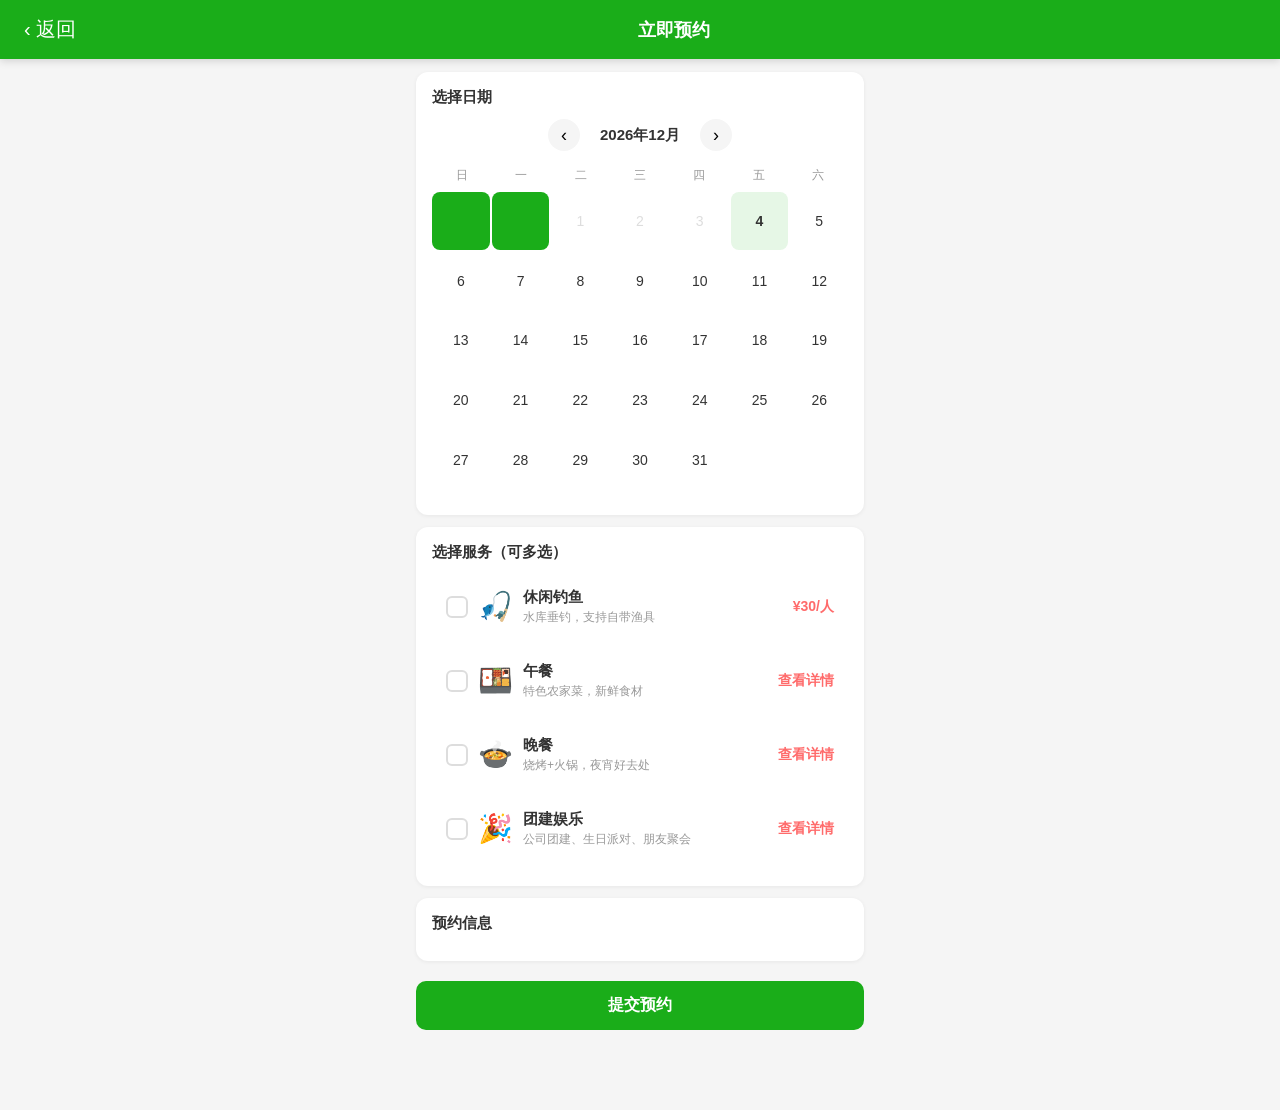
<file: booking-web/booking.html>
<!DOCTYPE html>
<html lang="zh-CN">
<head>
<meta charset="UTF-8">
<meta name="viewport" content="width=device-width,initial-scale=1,maximum-scale=1,user-scalable=no">
<title>立即预约 - 农庄预约</title>
<link rel="stylesheet" href="css/style.css">
</head>
<body>

<!-- 导航栏 -->
<nav class="navbar">
  <button class="nav-btn" onclick="history.back()" style="background:transparent;font-size:20px;padding:4px 8px;color:#fff;border:none;cursor:pointer;">‹ 返回</button>
  <div class="nav-title">立即预约</div>
  <div class="nav-right"></div>
</nav>

<div class="container" style="margin-top:56px;">

  <!-- 日期选择 -->
  <div class="calendar-card">
    <div class="section-title">选择日期</div>
    <div class="month-nav">
      <button class="month-btn" onclick="prevMonth()">‹</button>
      <div class="month-text" id="monthText"></div>
      <button class="month-btn" onclick="nextMonth()">›</button>
    </div>
    <div class="week-row">
      <div class="week-cell">日</div>
      <div class="week-cell">一</div>
      <div class="week-cell">二</div>
      <div class="week-cell">三</div>
      <div class="week-cell">四</div>
      <div class="week-cell">五</div>
      <div class="week-cell">六</div>
    </div>
    <div class="days-grid" id="daysGrid"></div>
    <div id="selectedDateText" style="margin-top:10px;font-size:14px;color:#1aad19;font-weight:600;"></div>
  </div>

  <!-- 服务多选 -->
  <div class="calendar-card">
    <div class="section-title">选择服务（可多选）</div>
    <div id="serviceOptions"></div>
  </div>

  <!-- 场地图片（选了对应服务时显示） -->
  <div class="calendar-card" id="fishingImgCard" style="display:none;">
    <div class="section-title" id="fishingImgTitle">场地图片</div>
    <div id="fishingImgList" style="display:flex;gap:10px;overflow-x:auto;padding:4px 0 8px 0;"></div>
  </div>

  <!-- 菜单展示（非钓鱼服务） -->
  <div class="calendar-card" id="menuCard" style="display:none;">
    <div id="menuContent"></div>
  </div>

  <!-- 预约信息 -->
  <div class="calendar-card">
    <div class="section-title">预约信息</div>
    <div class="form-group" id="fishingPeopleGroup" style="display:none;">
      <label class="required" style="color:#fa8c16;">🎣 钓鱼/团建人数</label>
      <div class="stepper">
        <button class="stepper-btn" onclick="changePeople(-1)">−</button>
        <input class="stepper-input" type="text" id="peopleCount" value="1" readonly>
        <button class="stepper-btn" onclick="changePeople(1)">+</button>
      </div>
    </div>
    <div class="form-group" id="bookerNameGroup" style="display:none;">
      <label class="required">预约人</label>
      <input type="text" id="bookerName" placeholder="请输入姓名" style="width:100%;padding:10px 12px;border:1px solid #e0e0e0;border-radius:8px;font-size:14px;outline:none;">
    </div>
    <div id="priceDetail"></div>
  </div>

  <!-- 提交 -->
  <button class="btn-primary" id="submitBtn" style="margin-top:8px;" onclick="onSubmit()">提交预约</button>
  <!-- 分享按钮 -->
  <button class="btn-secondary" id="shareBtn" style="margin-top:8px;width:100%;display:none;" onclick="shareBooking()">分享此预约链接给朋友</button>
</div>

<!-- 分享弹窗 -->
<div id="shareBkModal" style="display:none;position:fixed;inset:0;background:rgba(0,0,0,0.5);z-index:999;align-items:center;justify-content:center;">
  <div style="background:#fff;border-radius:16px;padding:24px;max-width:380px;width:90%;position:relative;">
    <div style="font-size:17px;font-weight:700;margin-bottom:16px;">分享预约链接</div>
    <div style="margin-bottom:12px;">
      <div style="font-size:13px;color:#999;margin-bottom:6px;">复制链接发给朋友，他们打开可预约相同服务</div>
      <input id="shareBkInput" type="text" style="width:100%;padding:10px 12px;border:1px solid #e0e0e0;border-radius:8px;font-size:13px;box-sizing:border-box;" readonly>
    </div>
    <button class="btn-primary" style="width:100%;margin-bottom:8px;" onclick="copyShareBk()">复制链接</button>
    <button class="btn-secondary" style="width:100%;" onclick="document.getElementById('shareBkModal').style.display='none'">取消</button>
  </div>
</div>

<script src="js/data.js"></script>
<script>
var state = {
  year: new Date().getFullYear(),
  month: new Date().getMonth() + 1,
  selectedDate: '',
  selectedServices: [],
  selectedMenuItems: [],  // [{serviceId, itemIdx, name, price, mode, unit, qty}]
  peopleCount: 1,
  bookerName: '',
  menuItemsFlat: [],   // 展平的所有可选菜品
  isShared: false      // 是否来自分享链接
};

function init() {
  buildCalendar();
  renderServices();

  // 解析 URL 参数（支持分享链接）
  var params = new URLSearchParams(location.search);
  var shareServices = params.get('services');
  var isShare = params.get('share') === '1';

  if (shareServices) {
    var ids = shareServices.split(',');
    // 只保留有效的服务 ID
    var allSvcs = getServices();
    var validIds = ids.filter(function(id) {
      return allSvcs.some(function(s) { return s.id === id; });
    });
    if (validIds.length > 0) {
      state.selectedServices = validIds;
      state.isShared = isShare;
      renderServices();
      onServiceChange();
      // 来自分享时提示
      if (isShare) {
        document.getElementById('shareBtn').style.display = 'block';
        var note = document.createElement('div');
        note.style.cssText = 'background:#e6f7e6;color:#52c41a;padding:10px 14px;border-radius:8px;font-size:13px;margin-bottom:12px;';
        note.innerHTML = '📌 这是分享的预约链接，请选择日期并提交预约';
        document.querySelector('.container').insertBefore(note, document.querySelector('.container').children[1]);
      }
    }
  }

  // 预选服务（兼容旧逻辑）
  if (state.selectedServices.length === 0) {
    var pre = localStorage.getItem('preSelectService');
    if (pre) {
      state.selectedServices = [pre];
      localStorage.removeItem('preSelectService');
      renderServices();
      onServiceChange();
    }
  }
  calcPrice();
}

// 分享当前预约配置
function shareBooking() {
  var base = location.origin + location.pathname;
  var params = '?services=' + encodeURIComponent(state.selectedServices.join(',')) + '&share=1';
  var url = base + params;
  document.getElementById('shareBkInput').value = url;
  document.getElementById('shareBkModal').style.display = 'flex';
}
function copyShareBk() {
  var input = document.getElementById('shareBkInput');
  input.select();
  document.execCommand('copy');
  alert('链接已复制！');
}

// ============ 日历 ============
function buildCalendar() {
  var year = state.year, month = state.month;
  document.getElementById('monthText').textContent = year + '年' + month + '月';
  var days = [];
  var firstDay = new Date(year, month - 1, 1).getDay();
  var daysInMonth = new Date(year, month, 0).getDate();
  var now = new Date();
  var maxDate = new Date(now.getFullYear() + 3, now.getMonth(), now.getDate());
  for (var i = 0; i < firstDay; i++) days.push({ day: '', fullDate: '', disabled: true });
  for (var d = 1; d <= daysInMonth; d++) {
    var date = new Date(year, month - 1, d);
    var mm = String(month).padStart(2, '0');
    var dd = String(d).padStart(2, '0');
    var fullDate = year + '-' + mm + '-' + dd;
    var isToday = date.getFullYear() === now.getFullYear() && date.getMonth() === now.getMonth() && date.getDate() === now.getDate();
    var disabled = date < new Date(now.getFullYear(), now.getMonth(), now.getDate()) || date > maxDate;
    days.push({ day: d, fullDate: fullDate, isToday: isToday, disabled: disabled });
  }
  var grid = document.getElementById('daysGrid');
  var html = '';
  days.forEach(function(day) {
    var cls = 'day-cell';
    if (day.disabled) cls += ' disabled';
    if (day.isToday) cls += ' today';
    if (day.fullDate === state.selectedDate) cls += ' selected';
    html += '<div class="' + cls + '" ' + (day.fullDate && !day.disabled ? 'onclick="selectDate(\'' + day.fullDate + '\')"' : '') + '><span>' + (day.day || '') + '</span></div>';
  });
  grid.innerHTML = html;
}

function prevMonth() {
  state.month--;
  if (state.month < 1) { state.month = 12; state.year--; }
  var now = new Date();
  if (state.year < now.getFullYear() || (state.year === now.getFullYear() && state.month < now.getMonth() + 1)) { state.month = now.getMonth() + 1; state.year = now.getFullYear(); alert('不能选择更早的月份'); return; }
  buildCalendar();
}
function nextMonth() {
  state.month++;
  if (state.month > 12) { state.month = 1; state.year++; }
  var now = new Date();
  if (state.year > now.getFullYear() + 3) { state.year = now.getFullYear() + 3; state.month = 12; alert('最多预约3年内'); return; }
  buildCalendar();
}
function selectDate(date) { state.selectedDate = date; document.getElementById('selectedDateText').textContent = '已选：' + date; buildCalendar(); calcPrice(); }

// ============ 服务多选 ============
function renderServices() {
  var services = getServices();
  var html = '';
  services.forEach(function(svc) {
    var checked = state.selectedServices.indexOf(svc.id) > -1;
    var cls = 'service-option' + (checked ? ' active' : '');
    html += '<div class="' + cls + '" onclick="toggleService(\'' + svc.id + '\')">';
    html += '  <div class="option-left">';
    html += '    <div class="check-box ' + (checked ? 'checked' : '') + '"><span style="color:#fff;font-size:14px;' + (checked ? '' : 'display:none;') + '">✓</span></div>';
    html += '    <span class="option-icon">' + (svc.icon || '') + '</span>';
    html += '    <div class="option-info"><span class="option-name">' + svc.name + '</span><span class="option-desc">' + (svc.desc || '') + '</span></div>';
    html += '  </div>';
    html += '  <div class="option-right">' + (svc.price > 0 ? '¥' + svc.price + '/' + (svc.unit || '') : '查看详情') + '</div>';
    html += '</div>';
  });
  document.getElementById('serviceOptions').innerHTML = html;
}

function toggleService(id) {
  var idx = state.selectedServices.indexOf(id);
  if (idx > -1) state.selectedServices.splice(idx, 1);
  else state.selectedServices.push(id);
  renderServices();
  onServiceChange();
}

function onServiceChange() {
  // 场地图片
  var fishingImgs = [];
  var fishingTitle = '';
  state.selectedServices.forEach(function(sid) {
    var svc = getServiceById(sid);
    if (svc && svc.images && svc.images.length > 0) {
      fishingImgs = fishingImgs.concat(svc.images);
      if (!fishingTitle) fishingTitle = svc.name + ' · 场地图片';
    }
  });
  var imgCard = document.getElementById('fishingImgCard');
  if (fishingImgs.length > 0) {
    imgCard.style.display = 'block';
    document.getElementById('fishingImgTitle').textContent = fishingTitle || '场地图片';
    var imgHtml = '';
    fishingImgs.forEach(function(url) {
      imgHtml += '<img src="' + url + '" style="width:160px;height:120px;object-fit:cover;border-radius:8px;flex-shrink:0;cursor:pointer;" onclick="previewImage(\'' + url.replace(/'/g, "\\'") + '\',' + JSON.stringify(fishingImgs).replace(/"/g, '&quot;') + ')">';
    });
    document.getElementById('fishingImgList').innerHTML = imgHtml;
  } else {
    imgCard.style.display = 'none';
  }

  // 菜单
  buildMenuItems();
  renderMenu();

  // 人数
  var showFishing = state.selectedServices.indexOf('fishing') > -1 || state.selectedServices.indexOf('team') > -1;
  document.getElementById('fishingPeopleGroup').style.display = showFishing ? 'block' : 'none';
  if (!showFishing) state.peopleCount = 0;
  if (showFishing && state.peopleCount < 1) state.peopleCount = 1;
  document.getElementById('peopleCount').value = state.peopleCount;

  // 预约人
  var hasNonFishing = state.selectedServices.some(function(sid) { return sid !== 'fishing'; });
  document.getElementById('bookerNameGroup').style.display = hasNonFishing ? 'block' : 'none';

  calcPrice();
}

// ============ 菜单 ============
function buildMenuItems() {
  var allServices = getServices();
  var items = [];
  state.selectedServices.forEach(function(sid) {
    var svc = allServices.find(function(s) { return s.id === sid; });
    if (!svc || !svc.menuCategories) return;
    svc.menuCategories.forEach(function(cat, ci) {
      (cat.items || []).forEach(function(item, ii) {
        items.push({
          svcName: svc.name,
          svcId: sid,
          catName: cat.name,
          name: item.name,
          desc: item.desc,
          price: parseFloat(item.price) || 0,
          image: item.image || '',
          mode: item.mode || 'dish',
          unit: item.unit || '',
          qty: 1,
          checked: false
        });
      });
    });
  });
  state.menuItemsFlat = items;
}

function renderMenu() {
  if (state.menuItemsFlat.length === 0) { document.getElementById('menuCard').style.display = 'none'; return; }
  document.getElementById('menuCard').style.display = 'block';
  // 按服务分组
  var groups = {};
  state.menuItemsFlat.forEach(function(item, idx) {
    if (!groups[item.svcId]) groups[item.svcId] = { name: item.svcName, items: [] };
    groups[item.svcId].items.push({ item: item, idx: idx });
  });
  var html = '';
  Object.keys(groups).forEach(function(sid) {
    var g = groups[sid];
    html += '<div style="margin-bottom:16px;"><div class="section-title">' + g.name + ' · 可选内容</div>';
    g.items.forEach(function(entry) {
      var item = entry.item;
      var idx = entry.idx;
      var cls = 'service-option' + (item.checked ? ' active' : '');
      html += '<div class="' + cls + '" style="margin-bottom:6px;" onclick="toggleMenuItem(' + idx + ')">';
      html += '  <div class="option-left">';
      html += '    <div class="check-box ' + (item.checked ? 'checked' : '') + '"><span style="color:#fff;font-size:14px;' + (item.checked ? '' : 'display:none;') + '">✓</span></div>';
      if (item.image) html += '    <img src="' + item.image + '" style="width:48px;height:48px;object-fit:cover;border-radius:8px;">';
      html += '    <div class="option-info"><span class="option-name">' + item.name + '</span>' + (item.desc ? '<span class="option-desc">' + item.desc + '</span>' : '') + '</div>';
      html += '  </div>';
      html += '  <div class="option-right" style="display:flex;align-items:center;gap:8px;">';
      html += '    <span>¥' + item.price + (item.unit ? '/' + item.unit : '') + '</span>';
      if (item.checked && item.mode === 'per_unit') {
        html += '    <div class="stepper" style="margin-left:4px;" onclick="event.stopPropagation()">';
        html += '      <button class="stepper-btn" onclick="changeMenuQty(' + idx + ',-1)">−</button>';
        html += '      <input class="stepper-input" type="text" value="' + item.qty + '" style="width:36px;text-align:center;border:none;background:transparent;">';
        html += '      <button class="stepper-btn" onclick="changeMenuQty(' + idx + ',1)">+</button>';
        html += '    </div>';
      }
      html += '  </div>';
      html += '</div>';
    });
    html += '</div>';
  });
  document.getElementById('menuContent').innerHTML = html;
}

function toggleMenuItem(idx) {
  state.menuItemsFlat[idx].checked = !state.menuItemsFlat[idx].checked;
  renderMenu();
  calcPrice();
}

function changeMenuQty(idx, delta) {
  var item = state.menuItemsFlat[idx];
  item.qty = Math.max(1, Math.min(99, item.qty + delta));
  renderMenu();
  calcPrice();
}

// ============ 人数 ============
function changePeople(delta) {
  state.peopleCount = Math.max(1, Math.min(99, state.peopleCount + delta));
  document.getElementById('peopleCount').value = state.peopleCount;
  calcPrice();
}

// ============ 计价 ============
function calcPrice() {
  var selectedServices = state.selectedServices;
  var peopleCount = state.peopleCount;
  var menuItems = state.menuItemsFlat;
  if (selectedServices.length === 0) { document.getElementById('priceDetail').innerHTML = ''; return; }

  var rawTotal = 0;
  var serviceNames = [];

  selectedServices.forEach(function(sid) {
    var svc = getServiceById(sid);
    if (!svc) return;
    serviceNames.push(svc.name);
    if (sid === 'fishing') {
      rawTotal += (svc.price || 30) * peopleCount;
    } else {
      var checkedItems = menuItems.filter(function(m) { return m.svcId === sid && m.checked; });
      if (checkedItems.length > 0) {
        var dishTotal = 0, otherTotal = 0;
        checkedItems.forEach(function(item) {
          if (item.mode === 'dish') dishTotal += item.price;
          else if (item.mode === 'per_person') otherTotal += item.price * peopleCount;
          else if (item.mode === 'per_unit') otherTotal += item.price * item.qty;
        });
        if (dishTotal > 0) {
          var tables = Math.ceil(peopleCount / 10) || 1;
          rawTotal += dishTotal * tables;
        }
        rawTotal += otherTotal;
      }
    }
  });

  // 折扣
  var discount = calcDiscount(rawTotal, selectedServices);
  var totalPrice = Math.max(0, rawTotal - discount.discountAmount);

  var html = '<div style="padding-top:8px;">';
  html += '<div style="display:flex;justify-content:space-between;padding:6px 0;font-size:14px;color:#666;"><span>服务项目</span><span>' + serviceNames.join(' + ') + '</span></div>';
  if (peopleCount > 0 && (selectedServices.indexOf('fishing') > -1 || selectedServices.indexOf('team') > -1)) {
    html += '<div style="display:flex;justify-content:space-between;padding:6px 0;font-size:14px;color:#666;"><span>人数</span><span>' + peopleCount + '人</span></div>';
  }
  if (discount.discountAmount > 0) {
    html += '<div style="display:flex;justify-content:space-between;padding:6px 0;font-size:14px;color:#52c41a;"><span>优惠（' + discount.discountLabel + '）</span><span>-¥' + discount.discountAmount + '</span></div>';
  }
  html += '<div style="display:flex;justify-content:space-between;padding-top:10px;border-top:1px solid #f0f0f0;margin-top:6px;font-size:16px;font-weight:700;"><span>合计</span><span style="color:#ff6b6b;font-size:20px;">¥' + totalPrice + '</span></div>';
  html += '</div>';
  document.getElementById('priceDetail').innerHTML = html;
}

// ============ 提交 ============
function onSubmit() {
  if (!state.selectedDate) { alert('请选择日期'); return; }
  if (state.selectedServices.length === 0) { alert('请选择服务'); return; }
  var showFishing = state.selectedServices.indexOf('fishing') > -1 || state.selectedServices.indexOf('team') > -1;
  if (showFishing && state.peopleCount < 1) { alert('请输入人数'); return; }
  var hasNonFishing = state.selectedServices.some(function(sid) { return sid !== 'fishing'; });
  var bookerName = document.getElementById('bookerName').value.trim();
  if (hasNonFishing && !bookerName) { alert('请填写预约人姓名'); return; }
  // 检查菜品
  var needMenu = ['lunch', 'dinner', 'team'];
  for (var i = 0; i < needMenu.length; i++) {
    if (state.selectedServices.indexOf(needMenu[i]) > -1) {
      var checked = state.menuItemsFlat.filter(function(m) { return m.svcId === needMenu[i] && m.checked; });
      if (checked.length === 0) {
        var svc = getServiceById(needMenu[i]);
        alert((svc ? svc.name : '服务') + '请至少选择一项');
        return;
      }
    }
  }

  var selectedMenu = state.menuItemsFlat.filter(function(m) { return m.checked; }).map(function(m) {
    return { name: m.name, price: m.price, serviceId: m.svcId, mode: m.mode, unit: m.unit, qty: m.mode === 'per_unit' ? m.qty : undefined };
  });

  var booking = {
    id: '',
    date: state.selectedDate,
    serviceIds: state.selectedServices,
    serviceNames: state.selectedServices.map(function(sid) {
      var s = getServiceById(sid); return s ? s.name : sid;
    }),
    peopleCount: state.peopleCount,
    bookerName: bookerName,
    selectedMenu: selectedMenu,
    rawTotalPrice: 0,
    discountAmount: 0,
    discountLabel: '',
    totalPrice: 0,
    priceNote: '',
    status: '待付款',
    paid: false,
    createTime: ''
  };

  // 重新计算价格
  var rawTotal = 0;
  state.selectedServices.forEach(function(sid) {
    var svc = getServiceById(sid);
    if (!svc) return;
    if (sid === 'fishing') rawTotal += (svc.price || 30) * state.peopleCount;
    else {
      var checkedItems = state.menuItemsFlat.filter(function(m) { return m.svcId === sid && m.checked; });
      var dishTotal = 0, otherTotal = 0;
      checkedItems.forEach(function(item) {
        if (item.mode === 'dish') dishTotal += item.price;
        else if (item.mode === 'per_person') otherTotal += item.price * state.peopleCount;
        else if (item.mode === 'per_unit') otherTotal += item.price * item.qty;
      });
      if (dishTotal > 0) { var tables = Math.ceil(state.peopleCount / 10) || 1; rawTotal += dishTotal * tables; }
      rawTotal += otherTotal;
    }
  });
  var discount = calcDiscount(rawTotal, state.selectedServices);
  var totalPrice = Math.max(0, rawTotal - discount.discountAmount);

  booking.rawTotalPrice = rawTotal;
  booking.discountAmount = discount.discountAmount;
  booking.discountLabel = discount.discountLabel;
  booking.totalPrice = totalPrice;
  booking.priceNote = totalPrice === 0 ? '价格面议' : '¥' + totalPrice;

  addBooking(booking);
  alert('预约成功！预约ID：' + booking.id);
  location.href = 'index.html';
}

// ============ 图片预览 ============
function previewImage(current, urls) {
  // 简单实现：用 window.open 打开图片，或创建遮罩
  var mask = document.createElement('div');
  mask.style.cssText = 'position:fixed;top:0;left:0;right:0;bottom:0;background:rgba(0,0,0,0.9);z-index:999;display:flex;align-items:center;justify-content:center;cursor:pointer;';
  var img = document.createElement('img');
  img.src = current;
  img.style.cssText = 'max-width:95%;max-height:90%;object-fit:contain;border-radius:8px;';
  mask.appendChild(img);
  mask.onclick = function() { document.body.removeChild(mask); };
  document.body.appendChild(mask);
}

init();
</script>
</body>
</html>
</file>
<file: css/style.css>
/* ===== 全局样式 ===== */
* { margin: 0; padding: 0; box-sizing: border-box; }
body {
  font-family: -apple-system, BlinkMacSystemFont, 'Segoe UI', Roboto, 'PingFang SC', 'Microsoft YaHei', sans-serif;
  background: #f5f5f5;
  color: #333;
  min-height: 100vh;
}

/* ===== 导航栏 ===== */
.navbar {
  position: fixed; top: 0; left: 0; right: 0; z-index: 100;
  background: #1aad19; color: #fff;
  display: flex; align-items: center; justify-content: space-between;
  padding: 12px 16px; padding-top: calc(12px + env(safe-area-inset-top, 0px));
  box-shadow: 0 2px 8px rgba(0,0,0,0.15);
}
.navbar .nav-title { font-size: 18px; font-weight: 700; }
.navbar .nav-right { display: flex; gap: 12px; }
.navbar .nav-btn {
  background: rgba(255,255,255,0.2); border: none; color: #fff;
  padding: 6px 12px; border-radius: 16px; font-size: 13px; cursor: pointer;
}
.navbar .nav-btn:hover { background: rgba(255,255,255,0.35); }

/* ===== Hero ===== */
.hero {
  margin-top: 56px;
  background: linear-gradient(135deg, #1aad19, #12c45e);
  padding: 48px 20px 36px; color: #fff; text-align: center;
}
.hero h1 { font-size: 28px; font-weight: 800; margin-bottom: 8px; }
.hero p { font-size: 14px; opacity: 0.9; }

/* ===== 主容器 ===== */
.container { padding: 16px; padding-bottom: 80px; max-width: 480px; margin: 0 auto; }

/* ===== 服务卡片 ===== */
.card {
  background: #fff; border-radius: 12px;
  padding: 16px; margin-bottom: 12px;
  box-shadow: 0 1px 4px rgba(0,0,0,0.06);
  cursor: pointer; transition: box-shadow 0.2s;
}
.card:hover { box-shadow: 0 4px 12px rgba(0,0,0,0.1); }
.card-left { display: flex; align-items: center; gap: 12px; }
.card-icon { font-size: 36px; }
.card-name { font-size: 17px; font-weight: 700; color: #1a1a1a; display: block; }
.card-desc { font-size: 13px; color: #999; display: block; margin-top: 2px; }
.card-arrow { float: right; font-size: 24px; color: #ccc; margin-top: -30px; }

/* 服务图片（场地图片） */
.card-img-section {
  margin-top: 12px; padding-top: 12px;
  border-top: 1px solid #f0f0f0;
}
.img-section-title { font-size: 13px; color: #999; font-weight: 600; margin-bottom: 8px; }
.card-img-scroll { overflow-x: auto; -webkit-overflow-scrolling: touch; }
.card-img-list { display: flex; gap: 10px; padding: 4px 0 8px 0; }
.card-img {
  width: 160px; height: 120px; border-radius: 8px;
  flex-shrink: 0; object-fit: cover;
  box-shadow: 0 2px 8px rgba(0,0,0,0.08); cursor: pointer;
}

/* 菜品图片 */
.card-dish-section {
  margin-top: 10px; padding-top: 10px;
  border-top: 1px solid #f0f0f0;
}
.card-dish-label { font-size: 13px; color: #999; font-weight: 600; margin-bottom: 8px; }
.card-dish-scroll { overflow-x: auto; -webkit-overflow-scrolling: touch; }
.card-dish-list { display: flex; gap: 12px; padding: 4px 0; }
.card-dish-item {
  display: flex; flex-direction: column; align-items: center;
  width: 90px; flex-shrink: 0;
}
.card-dish-img {
  width: 90px; height: 90px; border-radius: 8px;
  object-fit: cover; cursor: pointer;
}
.card-dish-name {
  font-size: 12px; color: #333; margin-top: 4px;
  text-align: center; overflow: hidden; text-overflow: ellipsis;
  white-space: nowrap; max-width: 90px;
}
.card-dish-price { font-size: 12px; color: #ff6b6b; font-weight: 700; }

/* ===== 按钮 ===== */
.btn-primary {
  background: #1aad19; color: #fff; border: none;
  border-radius: 10px; font-size: 16px; font-weight: 700;
  padding: 14px 0; width: 100%; cursor: pointer; transition: background 0.2s;
}
.btn-primary:hover { background: #159a14; }
.btn-primary:disabled { background: #ccc; cursor: not-allowed; }

.btn-outline {
  background: #fff; color: #1aad19;
  border: 1.5px solid #1aad19;
  border-radius: 10px; font-size: 14px; padding: 10px 0; width: 100%;
  cursor: pointer;
}
.btn-outline:hover { background: #f0faf0; }

/* ===== 预约页面 ===== */
.section-title {
  font-size: 15px; font-weight: 700; color: #333;
  margin-bottom: 12px;
}
.form-group { margin-bottom: 16px; }
.form-group label {
  display: block; font-size: 13px; color: #666;
  margin-bottom: 6px; font-weight: 600;
}
.form-group label.required::before {
  content: '*'; color: #ff4d4f; margin-right: 4px;
}
.form-group input, .form-group select {
  width: 100%; padding: 10px 12px;
  border: 1px solid #e0e0e0; border-radius: 8px;
  font-size: 14px; outline: none; transition: border 0.2s;
}
.form-group input:focus, .form-group select:focus { border-color: #1aad19; }

/* 日历 */
.calendar-card { background: #fff; border-radius: 12px; padding: 16px; margin-bottom: 12px; box-shadow: 0 1px 4px rgba(0,0,0,0.06); }
.month-nav { display: flex; align-items: center; justify-content: center; gap: 20px; margin-bottom: 12px; }
.month-btn {
  width: 32px; height: 32px; border-radius: 50%;
  background: #f5f5f5; border: none; font-size: 18px;
  cursor: pointer; display: flex; align-items: center; justify-content: center;
}
.month-btn:hover { background: #e8e8e8; }
.month-text { font-size: 15px; font-weight: 700; }
.week-row { display: grid; grid-template-columns: repeat(7, 1fr); margin-bottom: 4px; }
.week-cell { text-align: center; font-size: 12px; color: #999; padding: 4px 0; }
.days-grid { display: grid; grid-template-columns: repeat(7, 1fr); gap: 2px; }
.day-cell {
  aspect-ratio: 1; display: flex; align-items: center; justify-content: center;
  border-radius: 8px; font-size: 14px; cursor: pointer; transition: background 0.15s;
}
.day-cell:hover { background: #f0faf0; }
.day-cell.today { background: #e6f7e6; font-weight: 700; }
.day-cell.selected { background: #1aad19; color: #fff; font-weight: 700; }
.day-cell.disabled { color: #ddd; cursor: not-allowed; }
.day-cell.disabled:hover { background: transparent; }

/* 服务多选 */
.service-option {
  display: flex; align-items: center; justify-content: space-between;
  padding: 12px; background: #fff; border-radius: 10px;
  margin-bottom: 8px; cursor: pointer; border: 2px solid transparent;
  transition: border 0.15s, background 0.15s;
}
.service-option.active { border-color: #1aad19; background: #f0faf0; }
.option-left { display: flex; align-items: center; gap: 10px; }
.check-box {
  width: 22px; height: 22px; border-radius: 6px;
  border: 2px solid #ddd; display: flex; align-items: center; justify-content: center;
  transition: all 0.15s;
}
.service-option.active .check-box { background: #1aad19; border-color: #1aad19; }
.check-mark { color: #fff; font-size: 14px; font-weight: 700; }
.option-icon { font-size: 28px; }
.option-name { font-size: 15px; font-weight: 600; display: block; }
.option-desc { font-size: 12px; color: #999; display: block; margin-top: 2px; }
.option-right { font-size: 14px; color: #ff6b6b; font-weight: 600; }

/* 数量步进 */
.stepper { display: flex; align-items: center; gap: 0; }
.stepper-btn {
  width: 36px; height: 36px; border-radius: 8px;
  background: #f5f5f5; border: none; font-size: 20px;
  cursor: pointer; display: flex; align-items: center; justify-content: center;
}
.stepper-btn:hover { background: #e8e8e8; }
.stepper-input {
  width: 50px; text-align: center; font-size: 16px; font-weight: 700;
  border: none; background: transparent;
}

/* 价格明细 */
.price-detail { background: #fff; border-radius: 12px; padding: 16px; margin-bottom: 12px; box-shadow: 0 1px 4px rgba(0,0,0,0.06); }
.price-row { display: flex; justify-content: space-between; padding: 6px 0; font-size: 14px; color: #666; }
.price-total { display: flex; justify-content: space-between; padding-top: 10px; border-top: 1px solid #f0f0f0; margin-top: 6px; font-size: 16px; font-weight: 700; }
.total-price { color: #ff6b6b; font-size: 20px; }
.discount-amount { color: #52c41a; }

/* 图片预览遮罩 */
.img-preview-mask {
  position: fixed; top: 0; left: 0; right: 0; bottom: 0;
  background: rgba(0,0,0,0.9); z-index: 999;
  display: flex; align-items: center; justify-content: center;
  cursor: pointer;
}
.img-preview-mask img { max-width: 95%; max-height: 90%; object-fit: contain; border-radius: 8px; }

/* ===== 后台管理 ===== */
.admin-header {
  margin-top: 56px; padding: 20px 16px;
  background: linear-gradient(135deg, #1aad19, #12c45e); color: #fff;
}
.admin-header h2 { font-size: 22px; font-weight: 800; }
.admin-header p { font-size: 13px; opacity: 0.85; margin-top: 4px; }
.admin-tabs {
  display: flex; background: #fff; border-bottom: 2px solid #f0f0f0;
  position: sticky; top: 56px; z-index: 50;
}
.admin-tab {
  flex: 1; text-align: center; padding: 12px 0;
  font-size: 14px; font-weight: 600; color: #999; cursor: pointer;
  border-bottom: 2px solid transparent; transition: all 0.15s;
}
.admin-tab.active { color: #1aad19; border-bottom-color: #1aad19; }
.admin-tab:hover { color: #1aad19; }

/* 后台服务列表 */
.admin-service-card {
  background: #fff; border-radius: 12px; padding: 16px;
  margin-bottom: 12px; box-shadow: 0 1px 4px rgba(0,0,0,0.06);
}
.admin-service-card h4 { font-size: 16px; font-weight: 700; margin-bottom: 4px; }
.admin-service-card p { font-size: 13px; color: #999; margin-bottom: 10px; }
.admin-service-actions { display: flex; gap: 8px; }
.btn-sm {
  padding: 6px 14px; border-radius: 8px; font-size: 13px;
  border: none; cursor: pointer; font-weight: 600;
}
.btn-sm-edit { background: #e6f7e6; color: #1aad19; }
.btn-sm-edit:hover { background: #d0f0d0; }
.btn-sm-del { background: #fff0f0; color: #ff4d4f; }
.btn-sm-del:hover { background: #ffe0e0; }

/* 预订记录 */
.booking-card {
  background: #fff; border-radius: 12px; padding: 16px;
  margin-bottom: 12px; box-shadow: 0 1px 4px rgba(0,0,0,0.06);
}
.booking-card .bk-header { display: flex; justify-content: space-between; align-items: center; margin-bottom: 8px; }
.booking-card .bk-id { font-size: 12px; color: #999; }
.booking-card .bk-status {
  font-size: 12px; padding: 3px 10px; border-radius: 12px; font-weight: 600;
}
.booking-card .status-待付款 { background: #fff7e6; color: #fa8c16; }
.booking-card .status-已付款 { background: #e6f7e6; color: #52c41a; }
.booking-card .status-已取消 { background: #fff0f0; color: #ff4d4f; }
.booking-card .status-已完成 { background: #e6e6e6; color: #999; }
.booking-card .bk-detail { font-size: 13px; color: #666; line-height: 1.8; }
.booking-card .bk-actions { display: flex; gap: 8px; margin-top: 10px; }

/* ===== 弹窗 ===== */
.modal-mask {
  position: fixed; top: 0; left: 0; right: 0; bottom: 0;
  background: rgba(0,0,0,0.5); z-index: 200;
  display: flex; align-items: center; justify-content: center;
}
.modal-box {
  background: #fff; border-radius: 16px; padding: 24px;
  width: 90%; max-width: 420px; max-height: 85vh; overflow-y: auto;
}
.modal-title { font-size: 18px; font-weight: 700; margin-bottom: 16px; }
.modal-actions { display: flex; gap: 10px; margin-top: 20px; }
.modal-actions .btn-primary { flex: 1; }
.modal-actions .btn-outline { flex: 1; }

/* 图片上传 */
.img-upload-area {
  width: 100%; min-height: 80px;
  border: 2px dashed #ddd; border-radius: 10px;
  display: flex; align-items: center; justify-content: center;
  flex-wrap: wrap; gap: 8px; padding: 12px; cursor: pointer;
  transition: border 0.2s;
}
.img-upload-area:hover { border-color: #1aad19; }
.img-upload-add { font-size: 28px; color: #ccc; }
.img-thumb {
  width: 72px; height: 72px; border-radius: 8px;
  object-fit: cover; position: relative;
}
.img-thumb-wrap { position: relative; display: inline-block; }
.img-thumb-del {
  position: absolute; top: -6px; right: -6px;
  width: 20px; height: 20px; border-radius: 50%;
  background: #ff4d4f; color: #fff; border: none;
  font-size: 12px; cursor: pointer; display: flex;
  align-items: center; justify-content: center;
}

/* ===== 响应式 ===== */
@media (max-width: 500px) {
  .container { padding: 12px; }
  .hero h1 { font-size: 22px; }
  .card-img { width: 130px; height: 100px; }
}
</file>
<file: booking-web/css/style.css>
/* ===== 全局样式 ===== */
* { margin: 0; padding: 0; box-sizing: border-box; }
body {
  font-family: -apple-system, BlinkMacSystemFont, 'Segoe UI', Roboto, 'PingFang SC', 'Microsoft YaHei', sans-serif;
  background: #f5f5f5;
  color: #333;
  min-height: 100vh;
}

/* ===== 导航栏 ===== */
.navbar {
  position: fixed; top: 0; left: 0; right: 0; z-index: 100;
  background: #1aad19; color: #fff;
  display: flex; align-items: center; justify-content: space-between;
  padding: 12px 16px; padding-top: calc(12px + env(safe-area-inset-top, 0px));
  box-shadow: 0 2px 8px rgba(0,0,0,0.15);
}
.navbar .nav-title { font-size: 18px; font-weight: 700; }
.navbar .nav-right { display: flex; gap: 12px; }
.navbar .nav-btn {
  background: rgba(255,255,255,0.2); border: none; color: #fff;
  padding: 6px 12px; border-radius: 16px; font-size: 13px; cursor: pointer;
}
.navbar .nav-btn:hover { background: rgba(255,255,255,0.35); }

/* ===== Hero ===== */
.hero {
  margin-top: 56px;
  background: linear-gradient(135deg, #1aad19, #12c45e);
  padding: 48px 20px 36px; color: #fff; text-align: center;
}
.hero h1 { font-size: 28px; font-weight: 800; margin-bottom: 8px; }
.hero p { font-size: 14px; opacity: 0.9; }

/* ===== 主容器 ===== */
.container { padding: 16px; padding-bottom: 80px; max-width: 480px; margin: 0 auto; }

/* ===== 服务卡片 ===== */
.card {
  background: #fff; border-radius: 12px;
  padding: 16px; margin-bottom: 12px;
  box-shadow: 0 1px 4px rgba(0,0,0,0.06);
  cursor: pointer; transition: box-shadow 0.2s;
}
.card:hover { box-shadow: 0 4px 12px rgba(0,0,0,0.1); }
.card-left { display: flex; align-items: center; gap: 12px; }
.card-icon { font-size: 36px; }
.card-name { font-size: 17px; font-weight: 700; color: #1a1a1a; display: block; }
.card-desc { font-size: 13px; color: #999; display: block; margin-top: 2px; }
.card-arrow { float: right; font-size: 24px; color: #ccc; margin-top: -30px; }

/* 服务图片（场地图片） */
.card-img-section {
  margin-top: 12px; padding-top: 12px;
  border-top: 1px solid #f0f0f0;
}
.img-section-title { font-size: 13px; color: #999; font-weight: 600; margin-bottom: 8px; }
.card-img-scroll { overflow-x: auto; -webkit-overflow-scrolling: touch; }
.card-img-list { display: flex; gap: 10px; padding: 4px 0 8px 0; }
.card-img {
  width: 160px; height: 120px; border-radius: 8px;
  flex-shrink: 0; object-fit: cover;
  box-shadow: 0 2px 8px rgba(0,0,0,0.08); cursor: pointer;
}

/* 菜品图片 */
.card-dish-section {
  margin-top: 10px; padding-top: 10px;
  border-top: 1px solid #f0f0f0;
}
.card-dish-label { font-size: 13px; color: #999; font-weight: 600; margin-bottom: 8px; }
.card-dish-scroll { overflow-x: auto; -webkit-overflow-scrolling: touch; }
.card-dish-list { display: flex; gap: 12px; padding: 4px 0; }
.card-dish-item {
  display: flex; flex-direction: column; align-items: center;
  width: 90px; flex-shrink: 0;
}
.card-dish-img {
  width: 90px; height: 90px; border-radius: 8px;
  object-fit: cover; cursor: pointer;
}
.card-dish-name {
  font-size: 12px; color: #333; margin-top: 4px;
  text-align: center; overflow: hidden; text-overflow: ellipsis;
  white-space: nowrap; max-width: 90px;
}
.card-dish-price { font-size: 12px; color: #ff6b6b; font-weight: 700; }

/* ===== 按钮 ===== */
.btn-primary {
  background: #1aad19; color: #fff; border: none;
  border-radius: 10px; font-size: 16px; font-weight: 700;
  padding: 14px 0; width: 100%; cursor: pointer; transition: background 0.2s;
}
.btn-primary:hover { background: #159a14; }
.btn-primary:disabled { background: #ccc; cursor: not-allowed; }

.btn-outline {
  background: #fff; color: #1aad19;
  border: 1.5px solid #1aad19;
  border-radius: 10px; font-size: 14px; padding: 10px 0; width: 100%;
  cursor: pointer;
}
.btn-outline:hover { background: #f0faf0; }

/* ===== 预约页面 ===== */
.section-title {
  font-size: 15px; font-weight: 700; color: #333;
  margin-bottom: 12px;
}
.form-group { margin-bottom: 16px; }
.form-group label {
  display: block; font-size: 13px; color: #666;
  margin-bottom: 6px; font-weight: 600;
}
.form-group label.required::before {
  content: '*'; color: #ff4d4f; margin-right: 4px;
}
.form-group input, .form-group select {
  width: 100%; padding: 10px 12px;
  border: 1px solid #e0e0e0; border-radius: 8px;
  font-size: 14px; outline: none; transition: border 0.2s;
}
.form-group input:focus, .form-group select:focus { border-color: #1aad19; }

/* 日历 */
.calendar-card { background: #fff; border-radius: 12px; padding: 16px; margin-bottom: 12px; box-shadow: 0 1px 4px rgba(0,0,0,0.06); }
.month-nav { display: flex; align-items: center; justify-content: center; gap: 20px; margin-bottom: 12px; }
.month-btn {
  width: 32px; height: 32px; border-radius: 50%;
  background: #f5f5f5; border: none; font-size: 18px;
  cursor: pointer; display: flex; align-items: center; justify-content: center;
}
.month-btn:hover { background: #e8e8e8; }
.month-text { font-size: 15px; font-weight: 700; }
.week-row { display: grid; grid-template-columns: repeat(7, 1fr); margin-bottom: 4px; }
.week-cell { text-align: center; font-size: 12px; color: #999; padding: 4px 0; }
.days-grid { display: grid; grid-template-columns: repeat(7, 1fr); gap: 2px; }
.day-cell {
  aspect-ratio: 1; display: flex; align-items: center; justify-content: center;
  border-radius: 8px; font-size: 14px; cursor: pointer; transition: background 0.15s;
}
.day-cell:hover { background: #f0faf0; }
.day-cell.today { background: #e6f7e6; font-weight: 700; }
.day-cell.selected { background: #1aad19; color: #fff; font-weight: 700; }
.day-cell.disabled { color: #ddd; cursor: not-allowed; }
.day-cell.disabled:hover { background: transparent; }

/* 服务多选 */
.service-option {
  display: flex; align-items: center; justify-content: space-between;
  padding: 12px; background: #fff; border-radius: 10px;
  margin-bottom: 8px; cursor: pointer; border: 2px solid transparent;
  transition: border 0.15s, background 0.15s;
}
.service-option.active { border-color: #1aad19; background: #f0faf0; }
.option-left { display: flex; align-items: center; gap: 10px; }
.check-box {
  width: 22px; height: 22px; border-radius: 6px;
  border: 2px solid #ddd; display: flex; align-items: center; justify-content: center;
  transition: all 0.15s;
}
.service-option.active .check-box { background: #1aad19; border-color: #1aad19; }
.check-mark { color: #fff; font-size: 14px; font-weight: 700; }
.option-icon { font-size: 28px; }
.option-name { font-size: 15px; font-weight: 600; display: block; }
.option-desc { font-size: 12px; color: #999; display: block; margin-top: 2px; }
.option-right { font-size: 14px; color: #ff6b6b; font-weight: 600; }

/* 数量步进 */
.stepper { display: flex; align-items: center; gap: 0; }
.stepper-btn {
  width: 36px; height: 36px; border-radius: 8px;
  background: #f5f5f5; border: none; font-size: 20px;
  cursor: pointer; display: flex; align-items: center; justify-content: center;
}
.stepper-btn:hover { background: #e8e8e8; }
.stepper-input {
  width: 50px; text-align: center; font-size: 16px; font-weight: 700;
  border: none; background: transparent;
}

/* 价格明细 */
.price-detail { background: #fff; border-radius: 12px; padding: 16px; margin-bottom: 12px; box-shadow: 0 1px 4px rgba(0,0,0,0.06); }
.price-row { display: flex; justify-content: space-between; padding: 6px 0; font-size: 14px; color: #666; }
.price-total { display: flex; justify-content: space-between; padding-top: 10px; border-top: 1px solid #f0f0f0; margin-top: 6px; font-size: 16px; font-weight: 700; }
.total-price { color: #ff6b6b; font-size: 20px; }
.discount-amount { color: #52c41a; }

/* 图片预览遮罩 */
.img-preview-mask {
  position: fixed; top: 0; left: 0; right: 0; bottom: 0;
  background: rgba(0,0,0,0.9); z-index: 999;
  display: flex; align-items: center; justify-content: center;
  cursor: pointer;
}
.img-preview-mask img { max-width: 95%; max-height: 90%; object-fit: contain; border-radius: 8px; }

/* ===== 后台管理 ===== */
.admin-header {
  margin-top: 56px; padding: 20px 16px;
  background: linear-gradient(135deg, #1aad19, #12c45e); color: #fff;
}
.admin-header h2 { font-size: 22px; font-weight: 800; }
.admin-header p { font-size: 13px; opacity: 0.85; margin-top: 4px; }
.admin-tabs {
  display: flex; background: #fff; border-bottom: 2px solid #f0f0f0;
  position: sticky; top: 56px; z-index: 50;
}
.admin-tab {
  flex: 1; text-align: center; padding: 12px 0;
  font-size: 14px; font-weight: 600; color: #999; cursor: pointer;
  border-bottom: 2px solid transparent; transition: all 0.15s;
}
.admin-tab.active { color: #1aad19; border-bottom-color: #1aad19; }
.admin-tab:hover { color: #1aad19; }

/* 后台服务列表 */
.admin-service-card {
  background: #fff; border-radius: 12px; padding: 16px;
  margin-bottom: 12px; box-shadow: 0 1px 4px rgba(0,0,0,0.06);
}
.admin-service-card h4 { font-size: 16px; font-weight: 700; margin-bottom: 4px; }
.admin-service-card p { font-size: 13px; color: #999; margin-bottom: 10px; }
.admin-service-actions { display: flex; gap: 8px; }
.btn-sm {
  padding: 6px 14px; border-radius: 8px; font-size: 13px;
  border: none; cursor: pointer; font-weight: 600;
}
.btn-sm-edit { background: #e6f7e6; color: #1aad19; }
.btn-sm-edit:hover { background: #d0f0d0; }
.btn-sm-del { background: #fff0f0; color: #ff4d4f; }
.btn-sm-del:hover { background: #ffe0e0; }

/* 预订记录 */
.booking-card {
  background: #fff; border-radius: 12px; padding: 16px;
  margin-bottom: 12px; box-shadow: 0 1px 4px rgba(0,0,0,0.06);
}
.booking-card .bk-header { display: flex; justify-content: space-between; align-items: center; margin-bottom: 8px; }
.booking-card .bk-id { font-size: 12px; color: #999; }
.booking-card .bk-status {
  font-size: 12px; padding: 3px 10px; border-radius: 12px; font-weight: 600;
}
.booking-card .status-待付款 { background: #fff7e6; color: #fa8c16; }
.booking-card .status-已付款 { background: #e6f7e6; color: #52c41a; }
.booking-card .status-已取消 { background: #fff0f0; color: #ff4d4f; }
.booking-card .status-已完成 { background: #e6e6e6; color: #999; }
.booking-card .bk-detail { font-size: 13px; color: #666; line-height: 1.8; }
.booking-card .bk-actions { display: flex; gap: 8px; margin-top: 10px; }

/* ===== 弹窗 ===== */
.modal-mask {
  position: fixed; top: 0; left: 0; right: 0; bottom: 0;
  background: rgba(0,0,0,0.5); z-index: 200;
  display: flex; align-items: center; justify-content: center;
}
.modal-box {
  background: #fff; border-radius: 16px; padding: 24px;
  width: 90%; max-width: 420px; max-height: 85vh; overflow-y: auto;
}
.modal-title { font-size: 18px; font-weight: 700; margin-bottom: 16px; }
.modal-actions { display: flex; gap: 10px; margin-top: 20px; }
.modal-actions .btn-primary { flex: 1; }
.modal-actions .btn-outline { flex: 1; }

/* 图片上传 */
.img-upload-area {
  width: 100%; min-height: 80px;
  border: 2px dashed #ddd; border-radius: 10px;
  display: flex; align-items: center; justify-content: center;
  flex-wrap: wrap; gap: 8px; padding: 12px; cursor: pointer;
  transition: border 0.2s;
}
.img-upload-area:hover { border-color: #1aad19; }
.img-upload-add { font-size: 28px; color: #ccc; }
.img-thumb {
  width: 72px; height: 72px; border-radius: 8px;
  object-fit: cover; position: relative;
}
.img-thumb-wrap { position: relative; display: inline-block; }
.img-thumb-del {
  position: absolute; top: -6px; right: -6px;
  width: 20px; height: 20px; border-radius: 50%;
  background: #ff4d4f; color: #fff; border: none;
  font-size: 12px; cursor: pointer; display: flex;
  align-items: center; justify-content: center;
}

/* ===== 响应式 ===== */
@media (max-width: 500px) {
  .container { padding: 12px; }
  .hero h1 { font-size: 22px; }
  .card-img { width: 130px; height: 100px; }
}
</file>
